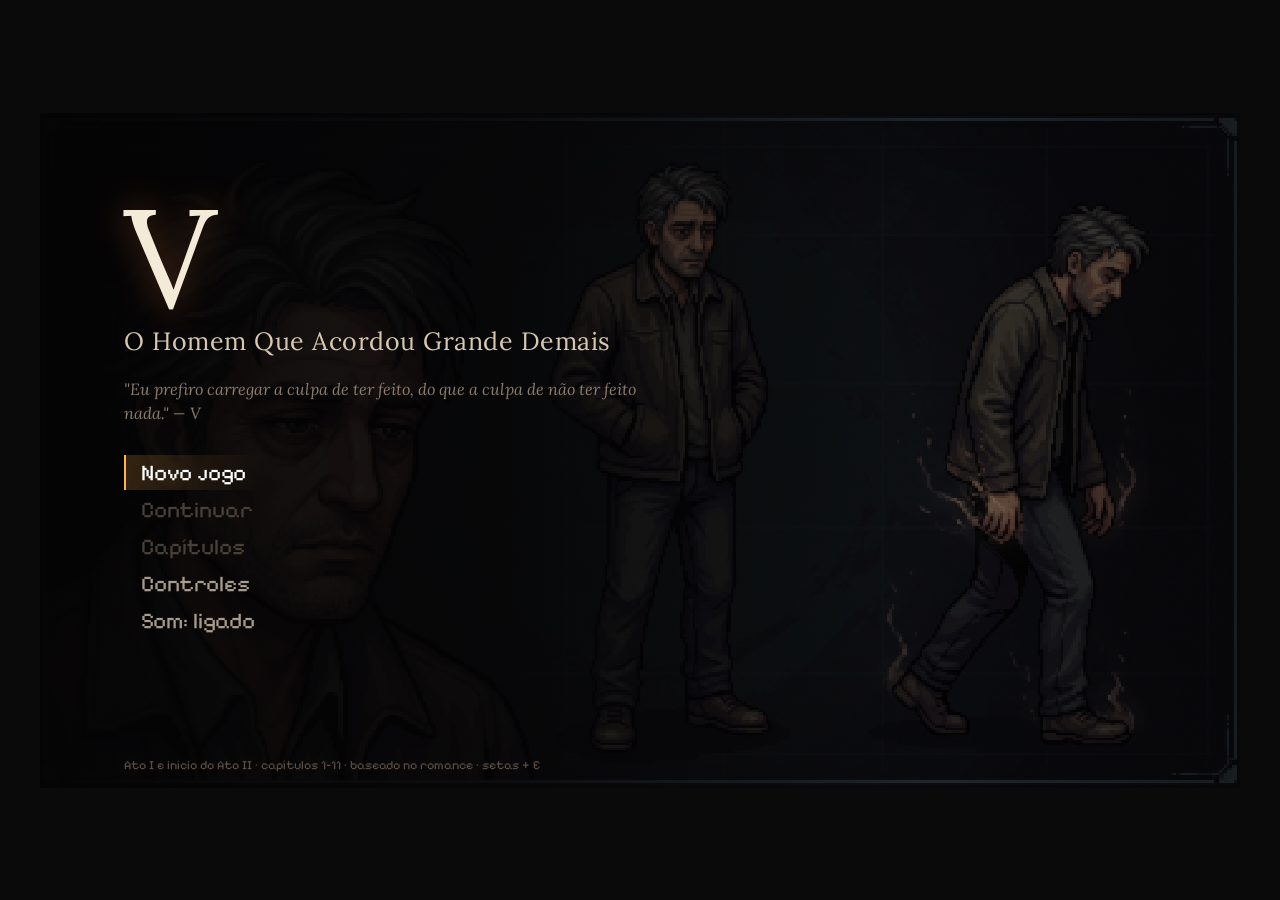
<file: index.html>
<!doctype html>
<html lang="pt-BR">
<head>
<meta charset="utf-8">
<meta name="viewport" content="width=device-width, initial-scale=1, maximum-scale=1, user-scalable=no, viewport-fit=cover">
<meta name="theme-color" content="#0b0a0a">
<title>V — O Homem Que Acordou Grande Demais</title>
<link rel="preconnect" href="https://fonts.googleapis.com">
<link rel="preconnect" href="https://fonts.gstatic.com" crossorigin>
<link href="https://fonts.googleapis.com/css2?family=Pixelify+Sans:wght@400;600;700&family=VT323&family=Lora:ital,wght@0,400;0,600;1,400&display=swap" rel="stylesheet">
<link rel="stylesheet" href="style.css">
</head>
<body>
<canvas id="game"></canvas>
<canvas id="labels"></canvas>
<div id="ui">
  <div id="hud">
    <div id="objective"></div>
    <div id="timelabel"></div>
    <div id="powers"></div>
    <div id="prompt"></div>
  </div>
  <div id="hint"></div>
  <div id="toast"></div>
  <div id="dialog">
    <img id="dlg-portrait" alt="">
    <div id="dlg-body">
      <div id="dlg-name"></div>
      <div id="dlg-text"></div>
      <div id="dlg-choices"></div>
    </div>
    <div id="dlg-next">▼</div>
  </div>
  <div id="narr"></div>
  <div id="card"></div>
  <div id="create"></div>
  <div id="journal"></div>
  <div id="pause"></div>
  <div id="caderno"></div>
  <div id="phone"></div>
  <div id="title"></div>
  <div id="touch"></div>
</div>
<noscript><p style="color:#fff;font-family:sans-serif;padding:20px">Este jogo precisa de JavaScript.</p></noscript>
<script src="js/core.js"></script>
<script src="js/art.js"></script>
<script src="js/vsheet.js"></script>
<script src="js/world.js"></script>
<script src="js/powers.js"></script>
<script src="js/ui.js"></script>
<script src="js/maps.js"></script>
<script src="js/decor.js"></script>
<script src="js/story.js"></script>
<script src="js/chapters1.js"></script>
<script src="js/chapters2.js"></script>
<script src="js/chapters3.js"></script>
<script src="js/minigames.js"></script>
<script src="js/main.js"></script>
</body>
</html>
</file>
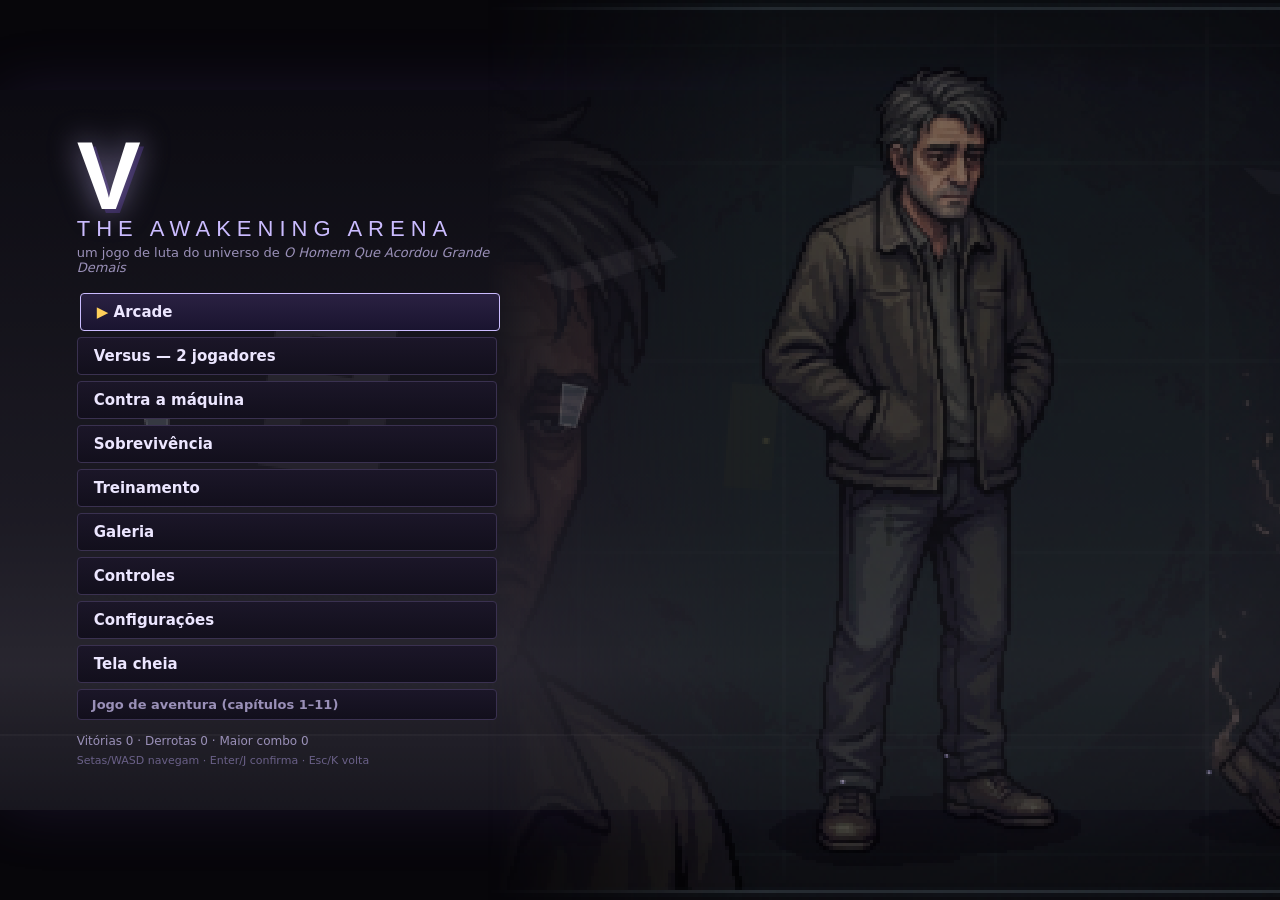
<file: arena/index.html>
<!doctype html>
<html lang="pt-BR">
<head>
<meta charset="utf-8">
<meta name="viewport" content="width=device-width, initial-scale=1, maximum-scale=1, user-scalable=no, viewport-fit=cover">
<meta name="theme-color" content="#07060a">
<title>V — The Awakening Arena</title>
<link rel="stylesheet" href="css/arena.css">
</head>
<body>
<div id="stage-wrap">
  <canvas id="game" width="640" height="360"></canvas>
  <div id="touch"></div>
</div>
<div id="screens"></div>
<div id="boot-error" hidden></div>
<noscript><p style="color:#fff;font-family:sans-serif;padding:20px">Este jogo precisa de JavaScript.</p></noscript>

<!-- núcleo -->
<script src="js/core/util.js"></script>
<script src="js/core/save.js"></script>
<script src="js/core/input.js"></script>
<script src="js/core/audio.js"></script>
<!-- render -->
<script src="js/render/rig.js"></script>
<script src="js/render/poses.js"></script>
<script src="js/render/effects.js"></script>
<!-- motor de combate -->
<script src="js/engine/fighter.js"></script>
<script src="js/engine/combat.js"></script>
<script src="js/engine/match.js"></script>
<script src="js/engine/ai.js"></script>
<!-- dados: personagens e cenários (um arquivo por personagem) -->
<script src="js/data/moves_common.js"></script>
<script src="js/data/characters/v.js"></script>
<script src="js/data/characters/rayan.js"></script>
<script src="js/data/characters/trigg.js"></script>
<script src="js/data/characters/kolt.js"></script>
<script src="js/data/stages.js"></script>
<script src="js/data/lore.js"></script>
<!-- interface e modos -->
<script src="js/ui/hud.js"></script>
<script src="js/ui/touch.js"></script>
<script src="js/ui/screens.js"></script>
<script src="js/ui/menus.js"></script>
<script src="js/modes.js"></script>
<script src="js/main.js"></script>
</body>
</html>
</file>
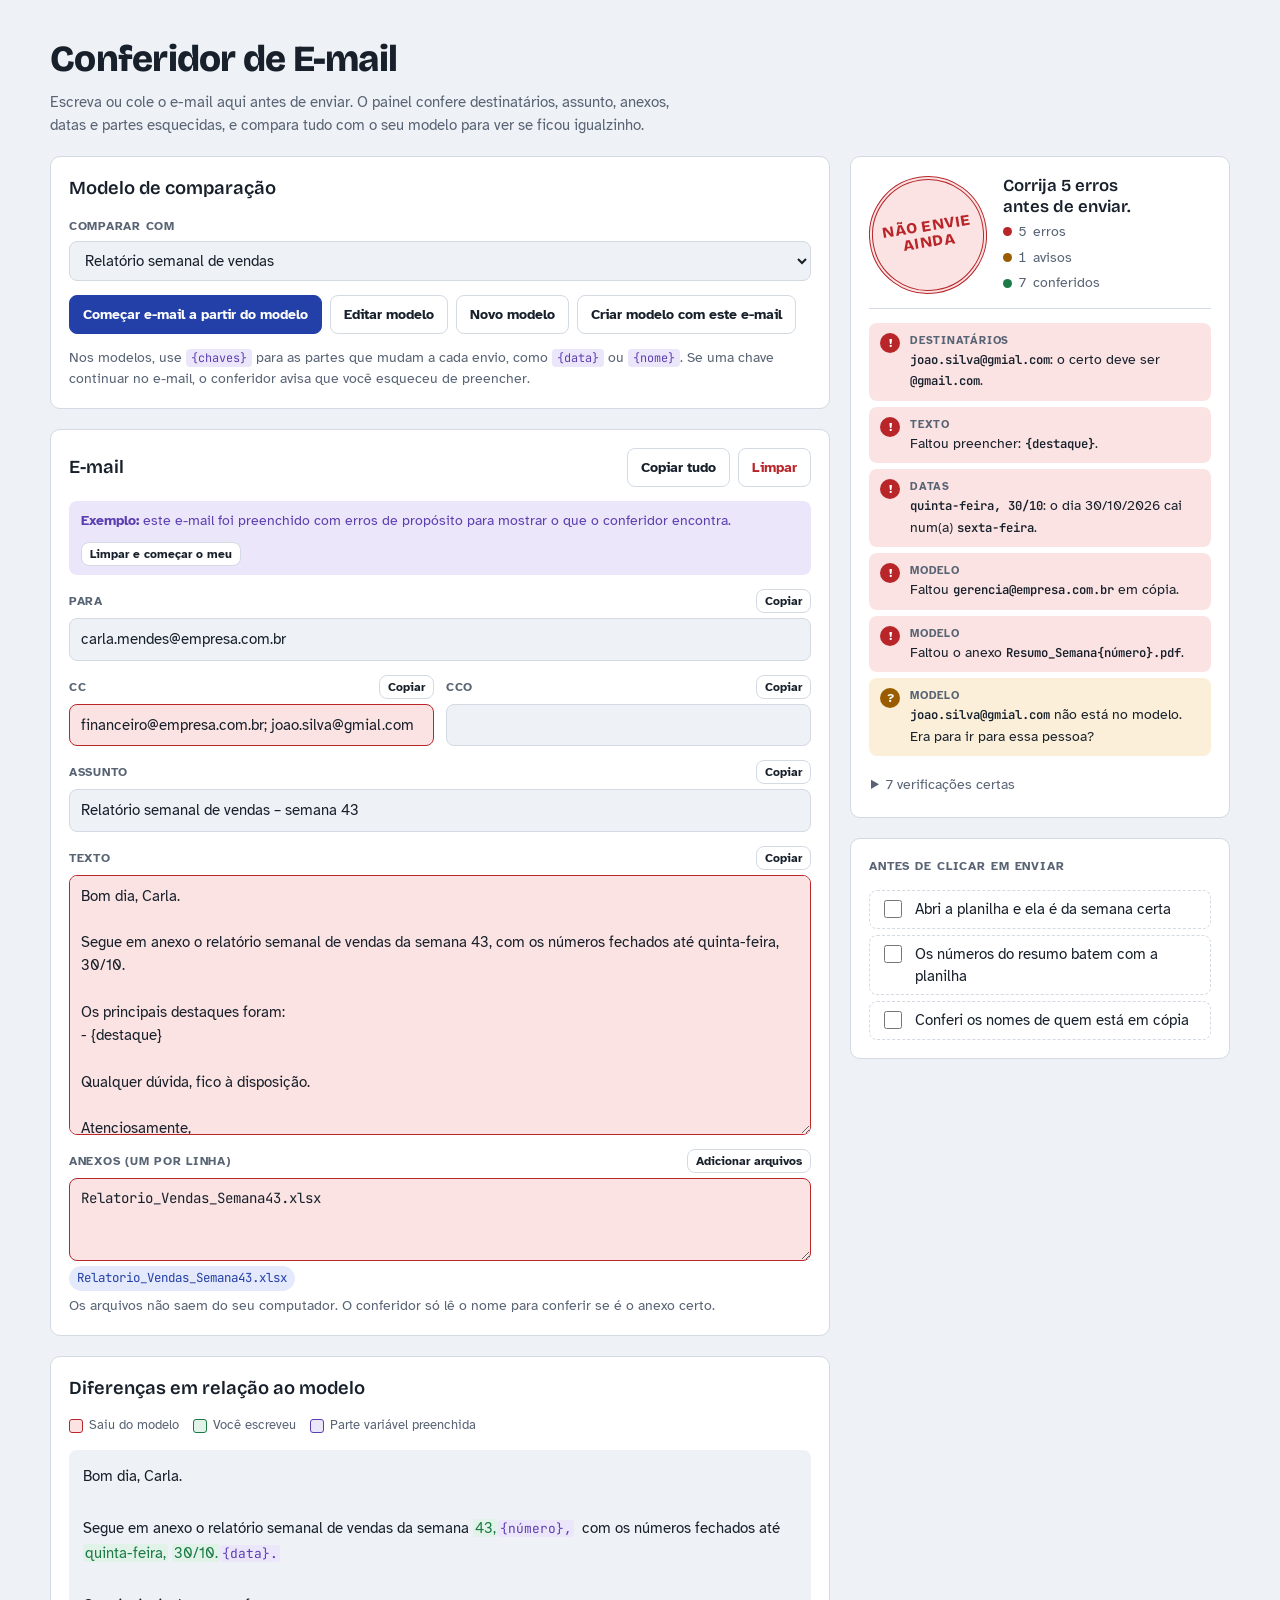
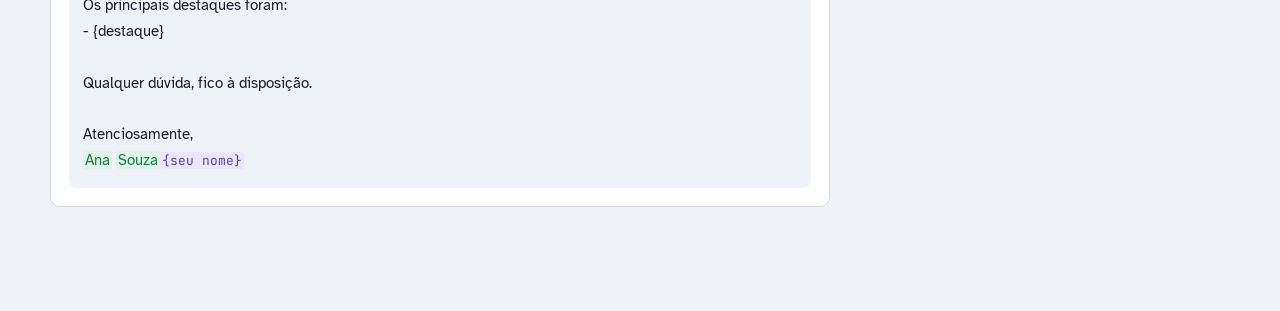
<file: conferidor-email/index.html>
<!doctype html>
<html lang="pt-BR">
<head>
<meta charset="utf-8">
<meta name="viewport" content="width=device-width, initial-scale=1, viewport-fit=cover">
<title>Conferidor de E-mail</title>
<meta name="claude:viewport-fit-sides" content="cover">
<link rel="preconnect" href="https://fonts.googleapis.com">
<link rel="stylesheet" href="https://fonts.googleapis.com/css2?family=Atkinson+Hyperlegible:wght@400;700&family=Bricolage+Grotesque:opsz,wght@12..96,600;12..96,800&family=JetBrains+Mono:wght@400;600&display=swap">
<style>
/* Layout: mesa de trabalho em duas colunas — e-mail à esquerda, painel de conferência fixo à direita; no celular empilha e ganha uma barra de status no rodapé. */
:root {
  --bg: #eef1f5;
  --surface: #ffffff;
  --ink: #17202b;
  --muted: #586374;
  --line: #d3dae3;
  --accent: #2340a8;       /* azul de caneta */
  --accent-soft: #e4e9fb;
  --ok: #1b7a45;   --ok-soft: #e1f3e8;
  --warn: #9a5c00; --warn-soft: #fbefd9;
  --err: #b8262a;  --err-soft: #fbe3e3;
  --var: #5b3fb0;  --var-soft: #ece6fb;
  --font-display: "Bricolage Grotesque", "Segoe UI", system-ui, sans-serif;
  --font-body: "Atkinson Hyperlegible", "Segoe UI", system-ui, sans-serif;
  --font-mono: "JetBrains Mono", ui-monospace, Consolas, monospace;
  --r: 10px;
}
@media (prefers-color-scheme: dark) {
  :root:not([data-theme="light"]) {
    --bg: #11151b; --surface: #1a2029; --ink: #e5e9ef; --muted: #9aa5b4; --line: #2d3541;
    --accent: #93a8ff; --accent-soft: #232c4a;
    --ok: #55c785; --ok-soft: #173225; --warn: #f0aa48; --warn-soft: #3a2b12;
    --err: #ff7a76; --err-soft: #3d1c1d; --var: #c1aefc; --var-soft: #2b2446;
    color-scheme: dark;
  }
}
:root[data-theme="dark"] {
  --bg: #11151b; --surface: #1a2029; --ink: #e5e9ef; --muted: #9aa5b4; --line: #2d3541;
  --accent: #93a8ff; --accent-soft: #232c4a;
  --ok: #55c785; --ok-soft: #173225; --warn: #f0aa48; --warn-soft: #3a2b12;
  --err: #ff7a76; --err-soft: #3d1c1d; --var: #c1aefc; --var-soft: #2b2446;
  color-scheme: dark;
}
* { box-sizing: border-box; }
[hidden] { display: none !important; }
body {
  background: var(--bg); color: var(--ink);
  font-family: var(--font-body); font-size: 15px; line-height: 1.5;
  padding-left: max(16px, env(safe-area-inset-left, 0px));
  padding-right: max(16px, env(safe-area-inset-right, 0px));
  padding-block: 24px 96px;
}
.wrap { max-width: 1180px; margin: 0 auto; display: flex; flex-direction: column; gap: 20px; }
header h1 {
  font-family: var(--font-display); font-weight: 800; font-size: clamp(1.7rem, 4vw, 2.3rem);
  letter-spacing: -0.02em; margin: 0; text-wrap: balance;
}
header p { margin: 4px 0 0; color: var(--muted); max-width: 62ch; }
.grid { display: grid; grid-template-columns: minmax(0, 1fr) 380px; gap: 20px; align-items: start; }
@media (max-width: 900px) { .grid { grid-template-columns: minmax(0, 1fr); } }
.col { display: flex; flex-direction: column; gap: 20px; min-width: 0; }

.card { background: var(--surface); border: 1px solid var(--line); border-radius: var(--r); padding: 18px; display: flex; flex-direction: column; gap: 14px; min-width: 0; }
.card h2 { font-family: var(--font-display); font-weight: 600; font-size: 1.15rem; margin: 0; }
.card-head { display: flex; justify-content: space-between; align-items: center; gap: 10px; flex-wrap: wrap; }
.hint { color: var(--muted); font-size: 0.87rem; margin: 0; }
.hint code, .mono { font-family: var(--font-mono); font-size: 0.85em; }
.hint code { background: var(--var-soft); color: var(--var); padding: 1px 5px; border-radius: 4px; }

.field { display: flex; flex-direction: column; gap: 5px; min-width: 0; }
.field-top { display: flex; justify-content: space-between; align-items: baseline; gap: 8px; }
label { font-size: 0.78rem; font-weight: 700; letter-spacing: 0.06em; text-transform: uppercase; color: var(--muted); }
input[type="text"], textarea, select {
  width: 100%; font: inherit; color: var(--ink); background: var(--bg);
  border: 1px solid var(--line); border-radius: 8px; padding: 9px 11px;
}
textarea { resize: vertical; }
#corpo, #m-corpo { min-height: 260px; line-height: 1.55; }
.addr { font-family: var(--font-mono); font-size: 0.88rem; }
input:focus, textarea:focus, select:focus { outline: 2px solid var(--accent); outline-offset: 1px; border-color: transparent; }
.field.has-err input, .field.has-err textarea { border-color: var(--err); background: var(--err-soft); }
.field.has-warn input, .field.has-warn textarea { border-color: var(--warn); }
.row2 { display: grid; grid-template-columns: 1fr 1fr; gap: 12px; }
@media (max-width: 560px) { .row2 { grid-template-columns: 1fr; } }

.btns { display: flex; flex-wrap: wrap; gap: 8px; }
button {
  font: inherit; font-weight: 700; font-size: 0.9rem; cursor: pointer;
  border-radius: 8px; padding: 8px 13px; border: 1px solid var(--line);
  background: var(--surface); color: var(--ink);
}
button:hover { border-color: var(--accent); color: var(--accent); }
button:focus-visible { outline: 2px solid var(--accent); outline-offset: 2px; }
button.primary { background: var(--accent); border-color: var(--accent); color: var(--surface); }
button.primary:hover { filter: brightness(1.1); color: var(--surface); }
button.danger { color: var(--err); }
button.danger.armed { background: var(--err); border-color: var(--err); color: var(--surface); }
button.mini { padding: 2px 8px; font-size: 0.75rem; font-weight: 700; }
.file-btn { position: relative; overflow: hidden; }
.file-btn input { position: absolute; inset: 0; opacity: 0; cursor: pointer; }

.chips { display: flex; flex-wrap: wrap; gap: 6px; }
.chip { font-family: var(--font-mono); font-size: 0.78rem; padding: 3px 8px; border-radius: 99px; background: var(--accent-soft); color: var(--accent); }

.example {
  display: flex; gap: 10px; align-items: center; flex-wrap: wrap;
  background: var(--var-soft); color: var(--var); border-radius: 8px; padding: 9px 12px; font-size: 0.9rem;
}
.example strong { font-weight: 700; }

/* Painel */
.panel { position: sticky; top: calc(env(safe-area-inset-top, 0px) + 16px); }
@media (max-width: 900px) { .panel { position: static; } }
.verdict { display: flex; gap: 16px; align-items: center; }
.stamp {
  flex: none; width: 118px; height: 118px; border-radius: 50%;
  border: 4px double currentColor; display: grid; place-items: center; text-align: center;
  font-family: var(--font-display); font-weight: 800; font-size: 0.95rem; line-height: 1.05;
  letter-spacing: 0.04em; text-transform: uppercase; transform: rotate(-9deg); padding: 10px;
}
.stamp.s-ok { color: var(--ok); background: var(--ok-soft); }
.stamp.s-warn { color: var(--warn); background: var(--warn-soft); }
.stamp.s-err { color: var(--err); background: var(--err-soft); }
.stamp.pop { animation: pop .35s ease-out; }
@keyframes pop { from { transform: rotate(-9deg) scale(1.25); opacity: .4; } to { transform: rotate(-9deg) scale(1); opacity: 1; } }
@media (prefers-reduced-motion: reduce) { .stamp.pop { animation: none; } }
.counts { display: flex; flex-direction: column; gap: 4px; font-variant-numeric: tabular-nums; }
.counts .big { font-family: var(--font-display); font-weight: 600; font-size: 1.05rem; line-height: 1.25; text-wrap: balance; }
.counts span.n { display: inline-flex; gap: 6px; align-items: center; font-size: 0.9rem; color: var(--muted); }
.dot { width: 9px; height: 9px; border-radius: 50%; display: inline-block; }
.dot.err { background: var(--err); } .dot.warn { background: var(--warn); } .dot.ok { background: var(--ok); }

.checks { list-style: none; margin: 0; padding: 0; display: flex; flex-direction: column; gap: 6px; }
.check {
  display: grid; grid-template-columns: 22px minmax(0, 1fr); gap: 8px; align-items: start;
  padding: 8px 10px; border-radius: 8px; font-size: 0.9rem; cursor: pointer; border: 1px solid transparent;
}
.check:hover { border-color: var(--line); }
.check .ic { width: 20px; height: 20px; border-radius: 50%; display: grid; place-items: center; font-weight: 800; font-size: 0.75rem; color: var(--surface); margin-top: 1px; }
.check.erro { background: var(--err-soft); } .check.erro .ic { background: var(--err); }
.check.aviso { background: var(--warn-soft); } .check.aviso .ic { background: var(--warn); }
.check.ok .ic { background: var(--ok); }
.check.ok { padding-block: 4px; color: var(--muted); }
.check .grp { display: block; font-size: 0.7rem; font-weight: 700; letter-spacing: 0.07em; text-transform: uppercase; color: var(--muted); }
.check .msg { min-width: 0; overflow-wrap: anywhere; }
.check .msg b { font-family: var(--font-mono); font-weight: 600; font-size: 0.85em; }
details.oks summary { cursor: pointer; color: var(--muted); font-size: 0.88rem; padding: 4px 2px; }
details.oks[open] summary { margin-bottom: 6px; }

.manual { display: flex; flex-direction: column; gap: 6px; }
.manual label.item {
  display: flex; gap: 10px; align-items: flex-start; text-transform: none; letter-spacing: 0;
  font-size: 0.92rem; font-weight: 400; color: var(--ink); cursor: pointer;
  padding: 7px 10px; border: 1px dashed var(--line); border-radius: 8px;
}
.manual input { width: 18px; height: 18px; margin-top: 2px; accent-color: var(--ok); flex: none; }
.manual label.item.done { border-style: solid; color: var(--muted); text-decoration: line-through; }
.sep { height: 1px; background: var(--line); }
h3 { font-size: 0.78rem; font-weight: 700; letter-spacing: 0.07em; text-transform: uppercase; color: var(--muted); margin: 0; }

/* Diferenças */
.diff {
  white-space: pre-wrap; overflow-wrap: anywhere; font-size: 0.95rem; line-height: 1.7;
  background: var(--bg); border-radius: 8px; padding: 14px; max-height: 480px; overflow: auto;
}
.diff del { background: var(--err-soft); color: var(--err); text-decoration: line-through; border-radius: 3px; padding: 0 2px; }
.diff ins { background: var(--ok-soft); color: var(--ok); text-decoration: none; border-radius: 3px; padding: 0 2px; }
.diff del.var { background: var(--var-soft); color: var(--var); text-decoration: none; font-family: var(--font-mono); font-size: 0.85em; }
.legend { display: flex; gap: 14px; flex-wrap: wrap; font-size: 0.82rem; color: var(--muted); }
.legend span { display: inline-flex; gap: 6px; align-items: center; }
.sw { width: 14px; height: 14px; border-radius: 3px; display: inline-block; }

.editor { border: 2px solid var(--accent); }
.empty { color: var(--muted); font-size: 0.9rem; }

/* Barra do celular */
.bar {
  display: none; position: fixed; left: 0; right: 0; bottom: 0; z-index: 20;
  padding: 10px max(16px, env(safe-area-inset-right, 0px)) calc(10px + env(safe-area-inset-bottom, 0px)) max(16px, env(safe-area-inset-left, 0px));
  background: var(--surface); border-top: 1px solid var(--line);
  align-items: center; justify-content: space-between; gap: 10px; font-weight: 700;
}
.bar .pill { padding: 4px 10px; border-radius: 99px; font-size: 0.82rem; }
.pill.s-ok { background: var(--ok-soft); color: var(--ok); }
.pill.s-warn { background: var(--warn-soft); color: var(--warn); }
.pill.s-err { background: var(--err-soft); color: var(--err); }
@media (max-width: 900px) { .bar { display: flex; } }

.toast {
  position: fixed; left: 50%; bottom: calc(76px + env(safe-area-inset-bottom, 0px)); transform: translateX(-50%);
  background: var(--ink); color: var(--bg); padding: 9px 16px; border-radius: 8px; font-weight: 700; font-size: 0.9rem; z-index: 30;
}
</style>
</head>
<body>

<div class="wrap">
  <header>
    <h1>Conferidor de E-mail</h1>
    <p>Escreva ou cole o e-mail aqui antes de enviar. O painel confere destinatários, assunto, anexos, datas e partes esquecidas, e compara tudo com o seu modelo para ver se ficou igualzinho.</p>
  </header>

  <div class="grid">
    <div class="col">

      <section class="card" aria-labelledby="t-modelo">
        <div class="card-head">
          <h2 id="t-modelo">Modelo de comparação</h2>
        </div>
        <div class="field">
          <label for="modelo">Comparar com</label>
          <select id="modelo"></select>
        </div>
        <div class="btns">
          <button id="b-preencher" class="primary" type="button">Começar e-mail a partir do modelo</button>
          <button id="b-editar" type="button">Editar modelo</button>
          <button id="b-novo" type="button">Novo modelo</button>
          <button id="b-salvar-atual" type="button">Criar modelo com este e-mail</button>
        </div>
        <p class="hint">Nos modelos, use <code>{chaves}</code> para as partes que mudam a cada envio, como <code>{data}</code> ou <code>{nome}</code>. Se uma chave continuar no e-mail, o conferidor avisa que você esqueceu de preencher.</p>
      </section>

      <section class="card editor" id="editor" hidden aria-labelledby="t-editor">
        <div class="card-head">
          <h2 id="t-editor">Editando modelo</h2>
          <button id="m-fechar" type="button" class="mini">Fechar</button>
        </div>
        <div class="field"><label for="m-nome">Nome do modelo</label><input type="text" id="m-nome"></div>
        <div class="row2">
          <div class="field"><label for="m-para">Para (sempre)</label><input type="text" id="m-para" class="addr"></div>
          <div class="field"><label for="m-cc">Cc (sempre)</label><input type="text" id="m-cc" class="addr"></div>
        </div>
        <div class="field"><label for="m-assunto">Assunto</label><input type="text" id="m-assunto"></div>
        <div class="field"><label for="m-corpo">Texto</label><textarea id="m-corpo"></textarea></div>
        <div class="field"><label for="m-anexos">Anexos esperados (um por linha)</label><textarea id="m-anexos" rows="3" class="addr"></textarea></div>
        <div class="field"><label for="m-checklist">O que conferir na mão antes de enviar (um por linha)</label><textarea id="m-checklist" rows="4"></textarea></div>
        <div class="btns">
          <button id="m-salvar" class="primary" type="button">Salvar modelo</button>
          <button id="m-excluir" class="danger" type="button">Excluir modelo</button>
        </div>
      </section>

      <section class="card" aria-labelledby="t-email">
        <div class="card-head">
          <h2 id="t-email">E-mail</h2>
          <div class="btns">
            <button id="b-copiar" type="button">Copiar tudo</button>
            <button id="b-limpar" class="danger" type="button">Limpar</button>
          </div>
        </div>
        <div class="example" id="aviso-exemplo" hidden>
          <span><strong>Exemplo:</strong> este e-mail foi preenchido com erros de propósito para mostrar o que o conferidor encontra.</span>
          <button id="b-limpar2" type="button" class="mini">Limpar e começar o meu</button>
        </div>
        <div class="field" data-f="para">
          <div class="field-top"><label for="para">Para</label><button class="mini" type="button" data-copy="para">Copiar</button></div>
          <input type="text" id="para" class="addr" placeholder="nome@empresa.com.br; outro@empresa.com.br" autocomplete="off" spellcheck="false">
        </div>
        <div class="row2">
          <div class="field" data-f="cc">
            <div class="field-top"><label for="cc">Cc</label><button class="mini" type="button" data-copy="cc">Copiar</button></div>
            <input type="text" id="cc" class="addr" autocomplete="off" spellcheck="false">
          </div>
          <div class="field" data-f="cco">
            <div class="field-top"><label for="cco">Cco</label><button class="mini" type="button" data-copy="cco">Copiar</button></div>
            <input type="text" id="cco" class="addr" autocomplete="off" spellcheck="false">
          </div>
        </div>
        <div class="field" data-f="assunto">
          <div class="field-top"><label for="assunto">Assunto</label><button class="mini" type="button" data-copy="assunto">Copiar</button></div>
          <input type="text" id="assunto">
        </div>
        <div class="field" data-f="corpo">
          <div class="field-top"><label for="corpo">Texto</label><button class="mini" type="button" data-copy="corpo">Copiar</button></div>
          <textarea id="corpo"></textarea>
        </div>
        <div class="field" data-f="anexos">
          <div class="field-top"><label for="anexos">Anexos (um por linha)</label>
            <span class="btn file-btn"><button type="button" class="mini" tabindex="-1">Adicionar arquivos</button><input type="file" id="arquivos" multiple aria-label="Adicionar arquivos aos anexos"></span>
          </div>
          <textarea id="anexos" rows="3" class="addr" placeholder="Relatorio.xlsx" spellcheck="false"></textarea>
          <div class="chips" id="chips"></div>
          <p class="hint">Os arquivos não saem do seu computador. O conferidor só lê o nome para conferir se é o anexo certo.</p>
        </div>
      </section>

      <section class="card" aria-labelledby="t-diff">
        <div class="card-head"><h2 id="t-diff">Diferenças em relação ao modelo</h2></div>
        <div class="legend">
          <span><i class="sw" style="background:var(--err-soft);border:1px solid var(--err)"></i>Saiu do modelo</span>
          <span><i class="sw" style="background:var(--ok-soft);border:1px solid var(--ok)"></i>Você escreveu</span>
          <span><i class="sw" style="background:var(--var-soft);border:1px solid var(--var)"></i>Parte variável preenchida</span>
        </div>
        <div class="diff" id="diff"></div>
      </section>
    </div>

    <aside class="col panel" id="painel" aria-label="Conferência">
      <section class="card">
        <div class="verdict">
          <div class="stamp" id="stamp">…</div>
          <div class="counts">
            <span class="big" id="v-texto"></span>
            <span class="n"><i class="dot err"></i><span id="n-err">0</span> erros</span>
            <span class="n"><i class="dot warn"></i><span id="n-warn">0</span> avisos</span>
            <span class="n"><i class="dot ok"></i><span id="n-ok">0</span> conferidos</span>
          </div>
        </div>
        <div class="sep"></div>
        <ul class="checks" id="problemas"></ul>
        <details class="oks" id="oks-wrap"><summary id="oks-sum"></summary><ul class="checks" id="oks"></ul></details>
      </section>
      <section class="card">
        <h3>Antes de clicar em enviar</h3>
        <div class="manual" id="manual"></div>
      </section>
    </aside>
  </div>
</div>

<div class="bar" id="bar"><span>Conferência</span><button type="button" id="bar-btn" class="pill"></button></div>
<div class="toast" id="toast" hidden></div>

<script>
(function () {
  const $ = (id) => document.getElementById(id);
  const store = {
    get(k, d) { try { const v = localStorage.getItem(k); return v ? JSON.parse(v) : d; } catch (e) { return d; } },
    set(k, v) { try { localStorage.setItem(k, JSON.stringify(v)); } catch (e) {} }
  };
  const esc = (s) => String(s).replace(/[&<>"]/g, (c) => ({ "&": "&amp;", "<": "&lt;", ">": "&gt;", '"': "&quot;" }[c]));

  const MODELOS_PADRAO = [
    {
      id: "relatorio",
      nome: "Relatório semanal de vendas",
      para: "carla.mendes@empresa.com.br",
      cc: "gerencia@empresa.com.br; financeiro@empresa.com.br",
      assunto: "Relatório semanal de vendas – semana {número}",
      corpo: "Bom dia, Carla.\n\nSegue em anexo o relatório semanal de vendas da semana {número}, com os números fechados até {data}.\n\nOs principais destaques foram:\n- {destaque}\n\nQualquer dúvida, fico à disposição.\n\nAtenciosamente,\n{seu nome}",
      anexos: "Relatorio_Vendas_Semana{número}.xlsx\nResumo_Semana{número}.pdf",
      checklist: "Abri a planilha e ela é da semana certa\nOs números do resumo batem com a planilha\nConferi os nomes de quem está em cópia"
    },
    {
      id: "reuniao",
      nome: "Confirmação de reunião",
      para: "{cliente}",
      cc: "",
      assunto: "Confirmação de reunião – {data}",
      corpo: "Olá, {nome}.\n\nConfirmo nossa reunião na {dia da semana}, {data}, às {horário}, {local ou link}.\n\nSe precisar remarcar, é só me avisar.\n\nAbraço,\n{seu nome}",
      anexos: "",
      checklist: "O horário está certo no meu calendário\nO link da reunião abre"
    }
  ];
  const EXEMPLO = {
    modelo: "relatorio",
    para: "carla.mendes@empresa.com.br",
    cc: "financeiro@empresa.com.br; joao.silva@gmial.com",
    cco: "",
    assunto: "Relatório semanal de vendas – semana 43",
    corpo: "Bom dia, Carla.\n\nSegue em anexo o relatório semanal de vendas da semana 43, com os números fechados até quinta-feira, 30/10.\n\nOs principais destaques foram:\n- {destaque}\n\nQualquer dúvida, fico à disposição.\n\nAtenciosamente,\nAna Souza",
    anexos: "Relatorio_Vendas_Semana43.xlsx",
    exemplo: true
  };
  const CHECKLIST_GERAL = "Li o e-mail inteiro uma última vez\nAbri os anexos e são os arquivos certos\nÉ a pessoa certa no Para";

  let modelos = store.get("ce.modelos", null) || MODELOS_PADRAO.slice();
  let rascunho = store.get("ce.rascunho", null) || EXEMPLO;
  let marcados = {};
  let editandoId = null;
  const CAMPOS = ["para", "cc", "cco", "assunto", "corpo", "anexos"];

  /* ---------- utilidades ---------- */
  function parseAddrs(str) {
    const out = [];
    String(str || "").split(/[,;\n]+/).forEach((parte) => {
      const p = parte.trim();
      if (!p) return;
      const m = p.match(/<([^>]*)>/);
      if (m) { out.push({ raw: p, email: m[1].trim() }); return; }
      p.split(/\s+/).forEach((t) => t && out.push({ raw: t, email: t }));
    });
    return out;
  }
  const EMAIL_RE = /^[^\s@<>(),;:"\[\]]+@[^\s@<>(),;:"\[\]]+\.[A-Za-z]{2,}$/;
  const DOMINIOS_ERRADOS = {
    "gmial.com": "gmail.com", "gmal.com": "gmail.com", "gmai.com": "gmail.com", "gamil.com": "gmail.com",
    "gnail.com": "gmail.com", "gmail.co": "gmail.com", "gmail.con": "gmail.com", "gmail.cm": "gmail.com",
    "hotmial.com": "hotmail.com", "hotmal.com": "hotmail.com", "hotmai.com": "hotmail.com", "hotmail.co": "hotmail.com",
    "hotmail.con": "hotmail.com", "outlok.com": "outlook.com", "outloo.com": "outlook.com", "outlook.con": "outlook.com",
    "yaho.com": "yahoo.com", "yahoo.com.b": "yahoo.com.br", "yahoo.con.br": "yahoo.com.br", "icloud.con": "icloud.com"
  };
  const FINAIS_ERRADOS = /\.(con|cmo|ocm|om|comm|vom|xom)(\.br)?$|\.com\.(bt|rb|b)$|\.br\.com$/i;
  const norm = (s) => String(s || "").trim().toLowerCase();
  const temChave = (s) => /\{[^}\n]*\}/.test(s);
  function padraoModelo(s) {
    const partes = String(s).trim().replace(/\s+/g, " ").split(/\{[^}\n]*\}/);
    const re = partes.map((p) => p.replace(/[.*+?^${}()|[\]\\]/g, "\\$&")).join("[\\s\\S]+?");
    return new RegExp("^" + re + "$", "i");
  }
  const casaModelo = (modelo, valor) => padraoModelo(modelo).test(String(valor).trim().replace(/\s+/g, " "));
  const linhas = (s) => String(s || "").split("\n").map((l) => l.trim()).filter(Boolean);
  const DIAS = ["domingo", "segunda", "terça", "quarta", "quinta", "sexta", "sábado"];
  const semAcento = (s) => s.normalize("NFD").replace(/[̀-ͯ]/g, "").toLowerCase();

  function modeloAtual() { return modelos.find((m) => m.id === $("modelo").value) || null; }
  function lerEmail() { const e = {}; CAMPOS.forEach((c) => (e[c] = $(c).value)); return e; }

  /* ---------- verificações ---------- */
  function conferir(e, mod) {
    const r = [];
    const add = (sev, grupo, msg, campo) => r.push({ sev, grupo, msg, campo });

    // Destinatários
    const lista = { para: parseAddrs(e.para), cc: parseAddrs(e.cc), cco: parseAddrs(e.cco) };
    const NOMES = { para: "Para", cc: "Cc", cco: "Cco" };
    if (!lista.para.length) add("erro", "Destinatários", "Ninguém no campo Para.", "para");
    else add("ok", "Destinatários", `${lista.para.length} pessoa(s) no Para.`, "para");
    let invalidos = 0, digitacao = 0;
    const vistos = {};
    Object.keys(lista).forEach((campo) => {
      lista[campo].forEach((a) => {
        const em = a.email;
        if (temChave(em)) { add("erro", "Destinatários", `Ficou a parte variável <b>${esc(em)}</b> no ${NOMES[campo]}. Troque pelo endereço de verdade.`, campo); invalidos++; return; }
        if (!EMAIL_RE.test(em) || /\.\./.test(em)) { add("erro", "Destinatários", `<b>${esc(em)}</b> no ${NOMES[campo]} não é um endereço válido.`, campo); invalidos++; return; }
        const dom = em.split("@")[1].toLowerCase();
        if (DOMINIOS_ERRADOS[dom]) { add("erro", "Destinatários", `<b>${esc(em)}</b>: o certo deve ser <b>@${DOMINIOS_ERRADOS[dom]}</b>.`, campo); digitacao++; }
        else if (FINAIS_ERRADOS.test(dom)) { add("aviso", "Destinatários", `<b>${esc(em)}</b>: o final <b>@${esc(dom)}</b> parece errado.`, campo); digitacao++; }
        const k = em.toLowerCase();
        if (vistos[k]) add("aviso", "Destinatários", `<b>${esc(em)}</b> aparece duas vezes (${vistos[k]} e ${NOMES[campo]}).`, campo);
        else vistos[k] = NOMES[campo];
      });
    });
    const total = lista.para.length + lista.cc.length + lista.cco.length;
    if (total && !invalidos && !digitacao) add("ok", "Destinatários", "Todos os endereços estão bem escritos.", "para");

    // Assunto
    const as = e.assunto.trim();
    if (!as) add("erro", "Assunto", "O assunto está vazio.", "assunto");
    else {
      if (temChave(as)) add("erro", "Assunto", `O assunto ainda tem <b>${esc(as.match(/\{[^}\n]*\}/)[0])}</b> para preencher.`, "assunto");
      if (as.length > 90) add("aviso", "Assunto", `Assunto longo (${as.length} letras). Pode aparecer cortado.`, "assunto");
      if (as.length > 8 && as === as.toUpperCase() && /[A-Z]/.test(as)) add("aviso", "Assunto", "Assunto todo em maiúsculas parece grito.", "assunto");
      if (!temChave(as)) add("ok", "Assunto", "Assunto preenchido.", "assunto");
    }

    // Texto
    const corpo = e.corpo;
    const lns = linhas(corpo);
    if (!lns.length) add("erro", "Texto", "O texto do e-mail está vazio.", "corpo");
    else {
      const chaves = corpo.match(/\{[^}\n]*\}/g);
      if (chaves) add("erro", "Texto", `Faltou preencher: ${[...new Set(chaves)].map((c) => `<b>${esc(c)}</b>`).join(", ")}.`, "corpo");
      const marcas = corpo.match(/\b(XXX+|xx\/xx(\/xx(xx)?)?|_{3,}|fulan[oa] de tal)\b|\[(inserir|nome|data|cliente|valor)[^\]\n]*\]|<(inserir|nome|data)[^>\n]*>/gi);
      if (marcas) add("erro", "Texto", `Tem marcação para preencher: ${[...new Set(marcas)].map((c) => `<b>${esc(c)}</b>`).join(", ")}.`, "corpo");
      if (!chaves && !marcas) add("ok", "Texto", "Nenhuma parte esquecida para preencher.", "corpo");

      const prim = semAcento(lns[0]);
      if (/^(ola|oi|bom dia|boa tarde|boa noite|prezad|car[oa]s?\b|sr|sra|senhor|ilustr|dear|hello|hi\b|a\/c|ao\b|a\b|aos\b|as\b|pessoal|time|equipe)/.test(prim)) add("ok", "Texto", "Tem cumprimento no início.", "corpo");
      else add("aviso", "Texto", "Não achei cumprimento no início (ex.: “Bom dia, Carla.”).", "corpo");

      const fim = semAcento(lns.slice(-5).join(" "));
      if (/(atenciosamente|att\b|abraco|abs\b|obrigad|cordialmente|grat[oa]|saudacoes|regards|ate mais|fico a disposicao|estou a disposicao)/.test(fim)) add("ok", "Texto", "Tem despedida no final.", "corpo");
      else add("aviso", "Texto", "Não achei despedida/assinatura no final (ex.: “Atenciosamente,”).", "corpo");

      const h = new Date().getHours();
      if (/^bom dia/.test(prim) && h >= 12) add("aviso", "Texto", `Você escreveu “Bom dia”, mas já são ${h}h.`, "corpo");
      if (/^boa tarde/.test(prim) && (h < 12 || h >= 18)) add("aviso", "Texto", `Você escreveu “Boa tarde”, mas agora são ${h}h.`, "corpo");
      if (/^boa noite/.test(prim) && h >= 5 && h < 18) add("aviso", "Texto", `Você escreveu “Boa noite”, mas agora são ${h}h.`, "corpo");

      const rep = corpo.match(/(^|[^\p{L}])(\p{L}+)\s+\2(?![\p{L}])/giu);
      if (rep) {
        const ps = [...new Set(rep.map((x) => x.trim().replace(/^[^\p{L}]+/u, "")))].filter((x) => { const w = x.split(/\s+/); return w[0].toLowerCase() === w[1].toLowerCase(); });
        if (ps.length) add("aviso", "Texto", `Palavra repetida: ${ps.map((p) => `<b>${esc(p)}</b>`).join(", ")}.`, "corpo");
      }
    }

    // Datas
    const txtData = e.assunto + "\n" + corpo;
    const ano = new Date().getFullYear();
    const reData = /(?:(domingo|segunda|ter[çc]a|quarta|quinta|sexta|s[áa]bado)(?:-feira)?,?\s*(?:dia\s+)?)?\b(\d{1,2})\/(\d{1,2})(?:\/(\d{2,4}))?\b(?:\s*\((domingo|segunda|ter[çc]a|quarta|quinta|sexta|s[áa]bado)(?:-feira)?\))?/gi;
    let m, datas = 0, datasRuins = 0;
    while ((m = reData.exec(txtData))) {
      const d = +m[2], mes = +m[3];
      let a = m[4] ? +m[4] : ano;
      if (a < 100) a += 2000;
      if (mes < 1 || mes > 12) continue;
      datas++;
      const dt = new Date(a, mes - 1, d);
      const txt = m[0].trim();
      if (dt.getMonth() !== mes - 1 || d < 1) { add("erro", "Datas", `A data <b>${esc(txt)}</b> não existe.`, "corpo"); datasRuins++; continue; }
      const escrito = m[1] || m[5];
      if (escrito) {
        const real = DIAS[dt.getDay()];
        if (semAcento(escrito) !== semAcento(real)) {
          add("erro", "Datas", `<b>${esc(txt)}</b>: o dia ${String(d).padStart(2, "0")}/${String(mes).padStart(2, "0")}/${a} cai num(a) <b>${real}${dt.getDay() > 0 && dt.getDay() < 6 ? "-feira" : ""}</b>.`, "corpo");
          datasRuins++;
        }
      }
    }
    if (datas && !datasRuins) add("ok", "Datas", `${datas} data(s) conferida(s).`, "corpo");

    // Anexos
    const anexos = linhas(e.anexos);
    const falaAnexo = /(em anexo|anexad[oa]s?|anexo|segue[m]? (o|a|os|as) (arquivo|planilha|documento|relat[óo]rio|contrato|comprovante|nota)|attached|attachment)/i.test(txtData);
    if (falaAnexo && !anexos.length) add("erro", "Anexos", "O texto fala de anexo, mas não tem nenhum arquivo anexado.", "anexos");
    else if (!falaAnexo && anexos.length) add("aviso", "Anexos", `Tem ${anexos.length} anexo(s), mas o texto não menciona.`, "anexos");
    else if (anexos.length) add("ok", "Anexos", `${anexos.length} anexo(s) e o texto menciona.`, "anexos");

    // Modelo
    if (mod) {
      const atuais = new Set([...lista.para, ...lista.cc, ...lista.cco].map((a) => a.email.toLowerCase()));
      const atuaisPara = new Set(lista.para.map((a) => a.email.toLowerCase()));
      const atuaisCc = new Set([...lista.cc, ...lista.cco].map((a) => a.email.toLowerCase()));
      const espPara = parseAddrs(mod.para).map((a) => a.email).filter((x) => !temChave(x));
      const espCc = parseAddrs(mod.cc).map((a) => a.email).filter((x) => !temChave(x));
      let faltam = 0;
      espPara.forEach((x) => {
        const k = x.toLowerCase();
        if (atuaisPara.has(k)) return;
        faltam++;
        if (atuais.has(k)) add("aviso", "Modelo", `<b>${esc(x)}</b> deveria estar no Para, mas está em cópia.`, "para");
        else add("erro", "Modelo", `Faltou <b>${esc(x)}</b> no Para.`, "para");
      });
      espCc.forEach((x) => {
        const k = x.toLowerCase();
        if (atuaisCc.has(k)) return;
        faltam++;
        if (atuais.has(k)) add("aviso", "Modelo", `<b>${esc(x)}</b> deveria estar em cópia, mas está no Para.`, "cc");
        else add("erro", "Modelo", `Faltou <b>${esc(x)}</b> em cópia.`, "cc");
      });
      const esperados = new Set([...espPara, ...espCc].map((x) => x.toLowerCase()));
      const temVariavel = temChave(mod.para) || temChave(mod.cc);
      if (!temVariavel) {
        [...lista.para, ...lista.cc, ...lista.cco].forEach((a) => {
          if (!esperados.has(a.email.toLowerCase()) && EMAIL_RE.test(a.email)) add("aviso", "Modelo", `<b>${esc(a.email)}</b> não está no modelo. Era para ir para essa pessoa?`, "cc");
        });
      }
      if (!faltam && (espPara.length || espCc.length)) add("ok", "Modelo", "Todos os destinatários do modelo estão no e-mail.", "para");

      if (mod.assunto.trim()) {
        if (casaModelo(mod.assunto, e.assunto)) add("ok", "Modelo", "Assunto igual ao modelo.", "assunto");
        else add("aviso", "Modelo", `Assunto diferente do modelo: <b>${esc(mod.assunto)}</b>`, "assunto");
      }

      linhas(mod.anexos).forEach((esp) => {
        const ok = anexos.some((a) => casaModelo(esp, a));
        if (!ok) add("erro", "Modelo", `Faltou o anexo <b>${esc(esp)}</b>.`, "anexos");
      });
      if (linhas(mod.anexos).length && linhas(mod.anexos).every((esp) => anexos.some((a) => casaModelo(esp, a)))) add("ok", "Modelo", "Todos os anexos do modelo estão aqui.", "anexos");

      if (mod.corpo.trim() && e.corpo.trim()) {
        const d = diffResumo(mod.corpo, e.corpo);
        if (d === null) add("aviso", "Modelo", "Texto grande demais para comparar com o modelo.", "corpo");
        else if (d.removidos) add("aviso", "Modelo", `${d.removidos} trecho(s) do modelo foram apagados ou mudados. Veja em “Diferenças”.`, "corpo");
        else add("ok", "Modelo", "O texto segue o modelo.", "corpo");
      }
    }
    return r;
  }

  /* ---------- diferenças palavra a palavra ---------- */
  const tokens = (s) => String(s).match(/(?:\{[^}\n]*\}|[^\s{])+|\s+|\{/g) || [];
  function lcsOps(a, b) {
    const A = a.filter((t) => !/^\s+$/.test(t)), B = b;
    const bw = B.map((t, i) => [t, i]).filter(([t]) => !/^\s+$/.test(t));
    const n = A.length, m = bw.length;
    if (n * m > 6e6) return null;
    const dp = Array.from({ length: n + 1 }, () => new Uint16Array(m + 1));
    for (let i = n - 1; i >= 0; i--) for (let j = m - 1; j >= 0; j--)
      dp[i][j] = A[i] === bw[j][0] ? dp[i + 1][j + 1] + 1 : Math.max(dp[i + 1][j], dp[i][j + 1]);
    const ops = []; let i = 0, j = 0;
    while (i < n || j < m) {
      if (i < n && j < m && A[i] === bw[j][0]) { ops.push({ t: "=", s: A[i], bi: bw[j][1] }); i++; j++; }
      else if (j < m && (i >= n || dp[i][j + 1] >= dp[i + 1][j])) { ops.push({ t: "+", s: bw[j][0], bi: bw[j][1] }); j++; }
      else { ops.push({ t: "-", s: A[i] }); i++; }
    }
    return { ops, B };
  }
  function diffResumo(modelo, atual) {
    const r = lcsOps(tokens(modelo), tokens(atual));
    if (!r) return null;
    let removidos = 0, emBloco = false;
    r.ops.forEach((o) => {
      if (o.t === "-" && !temChave(o.s)) { if (!emBloco) removidos++; emBloco = true; }
      else if (o.t === "=") emBloco = false;
    });
    return { removidos };
  }
  function renderDiff(mod, atual) {
    const box = $("diff");
    if (!mod) { box.innerHTML = '<span class="empty">Escolha um modelo para ver as diferenças.</span>'; return; }
    if (!mod.corpo.trim() || !atual.trim()) { box.innerHTML = '<span class="empty">O modelo ou o e-mail ainda não tem texto.</span>'; return; }
    const r = lcsOps(tokens(mod.corpo), tokens(atual));
    if (!r) { box.textContent = "Texto grande demais para comparar."; return; }
    let html = "", ultimoBi = -1;
    const espacoAte = (bi) => { let s = ""; for (let k = ultimoBi + 1; k < bi; k++) if (/^\s+$/.test(r.B[k])) s += r.B[k]; return s; };
    r.ops.forEach((o) => {
      if (o.t === "-") { html += `<del class="${temChave(o.s) ? "var" : ""}">${esc(o.s)}</del> `; return; }
      html += esc(espacoAte(o.bi));
      ultimoBi = o.bi;
      html += o.t === "+" ? `<ins>${esc(o.s)}</ins>` : esc(o.s);
    });
    box.innerHTML = html;
  }

  /* ---------- tela ---------- */
  let ultimoEstado = "";
  function render() {
    const e = lerEmail();
    const mod = modeloAtual();
    const res = conferir(e, mod);
    const erros = res.filter((x) => x.sev === "erro"), avisos = res.filter((x) => x.sev === "aviso"), oks = res.filter((x) => x.sev === "ok");

    const item = (x) => `<li class="check ${x.sev}" data-campo="${x.campo}" tabindex="0"><span class="ic">${x.sev === "ok" ? "✓" : x.sev === "erro" ? "!" : "?"}</span><span class="msg"><span class="grp">${x.grupo}</span>${x.msg}</span></li>`;
    $("problemas").innerHTML = [...erros, ...avisos].map(item).join("") || '<li class="empty">Nenhum problema encontrado.</li>';
    $("oks").innerHTML = oks.map(item).join("");
    $("oks-sum").textContent = `${oks.length} verificações certas`;
    $("oks-wrap").hidden = !oks.length;
    $("n-err").textContent = erros.length; $("n-warn").textContent = avisos.length; $("n-ok").textContent = oks.length;

    // destaque nos campos
    document.querySelectorAll(".field[data-f]").forEach((f) => {
      const c = f.dataset.f;
      f.classList.toggle("has-err", erros.some((x) => x.campo === c));
      f.classList.toggle("has-warn", !erros.some((x) => x.campo === c) && avisos.some((x) => x.campo === c));
    });

    // lista manual
    const itens = linhas(mod ? mod.checklist : CHECKLIST_GERAL);
    const chave = mod ? mod.id : "_geral";
    marcados[chave] = marcados[chave] || {};
    $("manual").innerHTML = itens.length
      ? itens.map((t, i) => `<label class="item ${marcados[chave][t] ? "done" : ""}"><input type="checkbox" id="mc-${i}" data-t="${esc(t)}" ${marcados[chave][t] ? "checked" : ""}><span>${esc(t)}</span></label>`).join("")
      : '<span class="empty">Este modelo não tem itens para conferir na mão.</span>';
    const pendentes = itens.filter((t) => !marcados[chave][t]).length;

    let est, carimbo, texto;
    if (erros.length) { est = "s-err"; carimbo = "Não envie ainda"; texto = `Corrija ${erros.length === 1 ? "1 erro" : erros.length + " erros"} antes de enviar.`; }
    else if (avisos.length || pendentes) {
      est = "s-warn"; carimbo = "Quase lá";
      const p = [];
      if (avisos.length) p.push(`veja ${avisos.length === 1 ? "1 aviso" : avisos.length + " avisos"}`);
      if (pendentes) p.push(`marque ${pendentes === 1 ? "1 item" : pendentes + " itens"} da lista`);
      texto = p.join(" e ").replace(/^./, (c) => c.toUpperCase()) + ".";
    } else { est = "s-ok"; carimbo = "Pode enviar"; texto = "Tudo conferido. Pode enviar."; }
    const st = $("stamp");
    if (ultimoEstado !== est) { st.classList.remove("pop"); void st.offsetWidth; st.classList.add("pop"); ultimoEstado = est; }
    st.className = "stamp " + est + (st.classList.contains("pop") ? " pop" : "");
    st.textContent = carimbo;
    $("v-texto").textContent = texto;
    const bb = $("bar-btn"); bb.className = "pill " + est; bb.textContent = `${carimbo} · ${erros.length} erros · ${avisos.length} avisos`;

    // anexos em chips
    $("chips").innerHTML = linhas(e.anexos).map((a) => `<span class="chip">${esc(a)}</span>`).join("");

    renderDiff(mod, e.corpo);
  }

  function popularModelos(sel) {
    $("modelo").innerHTML = '<option value="">Sem modelo (só conferência geral)</option>' + modelos.map((m) => `<option value="${esc(m.id)}">${esc(m.nome)}</option>`).join("");
    $("modelo").value = sel != null ? sel : "";
  }
  function salvarRascunho() { store.set("ce.rascunho", Object.assign(lerEmail(), { modelo: $("modelo").value })); }
  function carregarEmail(e) { CAMPOS.forEach((c) => ($(c).value = e[c] || "")); }
  function toast(msg) {
    const t = $("toast"); t.textContent = msg; t.hidden = false;
    clearTimeout(toast._t); toast._t = setTimeout(() => (t.hidden = true), 2200);
  }
  async function copiar(texto, rotulo) {
    try { await navigator.clipboard.writeText(texto); toast(`${rotulo} copiado`); }
    catch (err) {
      const ta = document.createElement("textarea"); ta.value = texto; document.body.appendChild(ta); ta.select();
      let ok = false; try { ok = document.execCommand("copy"); } catch (e2) {}
      ta.remove(); toast(ok ? `${rotulo} copiado` : "Não deu para copiar. Selecione o texto e use Ctrl+C.");
    }
  }
  function sairDoExemplo() { $("aviso-exemplo").hidden = true; }

  /* ---------- eventos ---------- */
  CAMPOS.forEach((c) => $(c).addEventListener("input", () => { sairDoExemplo(); salvarRascunho(); render(); }));
  $("modelo").addEventListener("change", () => { salvarRascunho(); fecharEditor(); render(); });

  $("arquivos").addEventListener("change", (ev) => {
    const nomes = [...ev.target.files].map((f) => f.name);
    const atual = linhas($("anexos").value);
    $("anexos").value = [...atual, ...nomes.filter((n) => !atual.includes(n))].join("\n");
    ev.target.value = "";
    sairDoExemplo(); salvarRascunho(); render();
  });

  $("b-preencher").addEventListener("click", () => {
    const m = modeloAtual();
    if (!m) { toast("Escolha um modelo primeiro"); return; }
    carregarEmail({ para: m.para, cc: m.cc, cco: "", assunto: m.assunto, corpo: m.corpo, anexos: "" });
    marcados[m.id] = {};
    sairDoExemplo(); salvarRascunho(); render();
    toast("E-mail começado a partir do modelo. Preencha as partes em {chaves}.");
    $("corpo").focus();
  });

  function abrirEditor(m) {
    editandoId = m ? m.id : null;
    $("t-editor").textContent = m && modelos.some((x) => x.id === m.id) ? "Editando modelo" : "Novo modelo";
    $("m-nome").value = m ? m.nome : "";
    ["para", "cc", "assunto", "corpo", "anexos", "checklist"].forEach((k) => ($("m-" + k).value = m ? m[k] || "" : ""));
    $("m-excluir").hidden = !(m && modelos.some((x) => x.id === m.id));
    $("m-excluir").classList.remove("armed"); $("m-excluir").textContent = "Excluir modelo";
    $("editor").hidden = false;
    $("editor").scrollIntoView({ behavior: "smooth", block: "start" });
    $("m-nome").focus();
  }
  function fecharEditor() { $("editor").hidden = true; editandoId = null; }
  $("b-editar").addEventListener("click", () => { const m = modeloAtual(); if (!m) { toast("Escolha um modelo para editar"); return; } abrirEditor(m); });
  $("b-novo").addEventListener("click", () => abrirEditor(null));
  $("b-salvar-atual").addEventListener("click", () => {
    const e = lerEmail();
    abrirEditor({ id: null, nome: e.assunto ? e.assunto.slice(0, 40) : "", para: e.para, cc: e.cc, assunto: e.assunto, corpo: e.corpo, anexos: e.anexos, checklist: CHECKLIST_GERAL });
    $("t-editor").textContent = "Novo modelo a partir deste e-mail";
    toast("Troque as partes que mudam por {chaves} e salve");
  });
  $("m-fechar").addEventListener("click", fecharEditor);
  $("m-salvar").addEventListener("click", () => {
    const nome = $("m-nome").value.trim();
    if (!nome) { toast("Dê um nome ao modelo"); $("m-nome").focus(); return; }
    const dados = { nome };
    ["para", "cc", "assunto", "corpo", "anexos", "checklist"].forEach((k) => (dados[k] = $("m-" + k).value));
    let id = editandoId;
    if (id && modelos.some((m) => m.id === id)) modelos = modelos.map((m) => (m.id === id ? Object.assign({ id }, dados) : m));
    else { id = "m" + Date.now().toString(36); modelos.push(Object.assign({ id }, dados)); }
    store.set("ce.modelos", modelos);
    popularModelos(id); fecharEditor(); salvarRascunho(); render();
    toast("Modelo salvo");
  });
  $("m-excluir").addEventListener("click", () => {
    const b = $("m-excluir");
    if (!b.classList.contains("armed")) { b.classList.add("armed"); b.textContent = "Clique de novo para excluir"; setTimeout(() => { b.classList.remove("armed"); b.textContent = "Excluir modelo"; }, 4000); return; }
    modelos = modelos.filter((m) => m.id !== editandoId);
    store.set("ce.modelos", modelos);
    popularModelos(""); fecharEditor(); salvarRascunho(); render();
    toast("Modelo excluído");
  });

  function limpar() {
    carregarEmail({}); sairDoExemplo(); salvarRascunho();
    const m = modeloAtual(); if (m) marcados[m.id] = {}; marcados._geral = {};
    render(); $("para").focus();
  }
  $("b-limpar").addEventListener("click", limpar);
  $("b-limpar2").addEventListener("click", limpar);

  document.querySelectorAll("[data-copy]").forEach((b) => b.addEventListener("click", () => {
    const c = b.dataset.copy; copiar($(c).value, b.closest(".field").querySelector("label").textContent);
  }));
  $("b-copiar").addEventListener("click", () => {
    const e = lerEmail();
    const t = [`Para: ${e.para}`];
    if (e.cc.trim()) t.push(`Cc: ${e.cc}`);
    if (e.cco.trim()) t.push(`Cco: ${e.cco}`);
    t.push(`Assunto: ${e.assunto}`, "", e.corpo);
    if (linhas(e.anexos).length) t.push("", "Anexos: " + linhas(e.anexos).join(", "));
    copiar(t.join("\n"), "E-mail");
  });

  function irPara(campo) { const el = $(campo); if (el) { el.scrollIntoView({ behavior: "smooth", block: "center" }); el.focus({ preventScroll: true }); } }
  $("painel").addEventListener("click", (ev) => { const li = ev.target.closest(".check"); if (li) irPara(li.dataset.campo); });
  $("painel").addEventListener("keydown", (ev) => { const li = ev.target.closest(".check"); if (li && (ev.key === "Enter" || ev.key === " ")) { ev.preventDefault(); irPara(li.dataset.campo); } });
  $("manual").addEventListener("change", (ev) => {
    const cb = ev.target; if (!cb.dataset.t) return;
    const m = modeloAtual(); const k = m ? m.id : "_geral";
    marcados[k][cb.dataset.t] = cb.checked; render();
  });
  $("bar-btn").addEventListener("click", () => $("painel").scrollIntoView({ behavior: "smooth", block: "start" }));

  /* ---------- início ---------- */
  popularModelos(modelos.some((m) => m.id === rascunho.modelo) ? rascunho.modelo : "");
  carregarEmail(rascunho);
  $("aviso-exemplo").hidden = !rascunho.exemplo;
  render();
})();
</script>
</body>
</html>
</file>
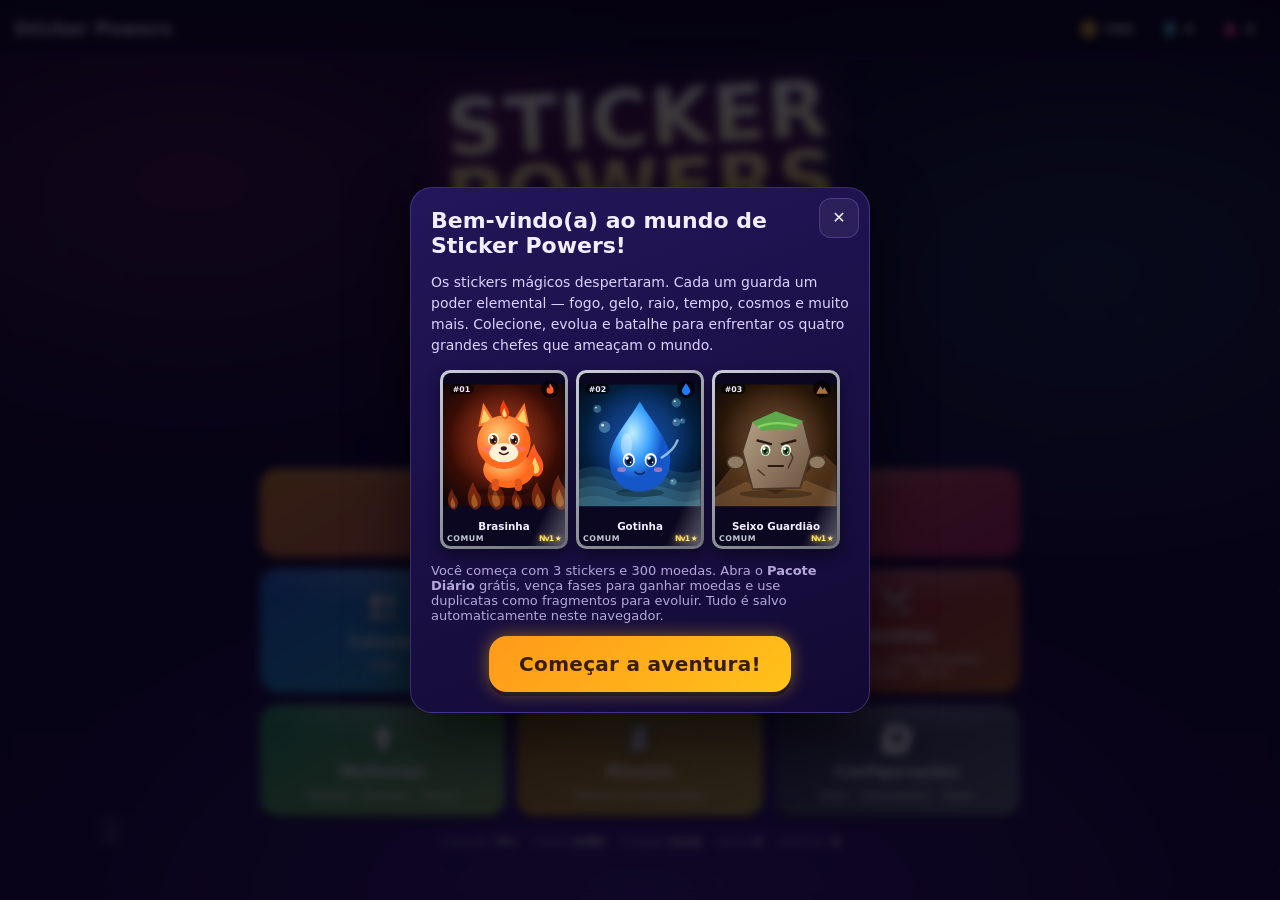
<file: sticker-powers/index.html>
<!doctype html>
<html lang="pt-BR">
<head>
  <meta charset="utf-8">
  <meta name="viewport" content="width=device-width, initial-scale=1, viewport-fit=cover">
  <meta name="theme-color" content="#07041a">
  <meta name="description" content="STICKER POWERS: O Despertar dos Poderes — colecione stickers mágicos, abra pacotes, evolua e batalhe.">
  <title>Sticker Powers: O Despertar dos Poderes</title>
  <link rel="icon" href="data:image/svg+xml,%3Csvg xmlns='http://www.w3.org/2000/svg' viewBox='0 0 24 24'%3E%3Cpath d='M12 1l2.6 7.4H22l-6 4.6 2.3 7.5L12 16l-6.3 4.5L8 13 2 8.4h7.4z' fill='%23ff4fb8'/%3E%3C/svg%3E">
  <link rel="stylesheet" href="css/style.css">
</head>
<body>
  <div class="bg-layer bg-nebula"></div>
  <div class="bg-layer bg-stars"></div>
  <div class="bg-layer bg-stars2"></div>
  <div id="app"></div>
  <canvas id="fx" aria-hidden="true"></canvas>
  <noscript><p style="color:#fff;padding:20px">Sticker Powers precisa de JavaScript ativado.</p></noscript>

  <script src="js/data.js"></script>
  <script src="js/core.js"></script>
  <script src="js/battle.js"></script>
  <script src="js/art.js"></script>
  <script src="js/art2.js"></script>
  <script src="js/art3.js"></script>
  <script src="js/art4.js"></script>
  <script src="js/audio.js"></script>
  <script src="js/fx.js"></script>
  <script src="js/ui.js"></script>
  <script src="js/ui-packs.js"></script>
  <script src="js/ui-battle.js"></script>
  <script src="js/ui-progress.js"></script>
  <script src="js/main.js"></script>
</body>
</html>
</file>
<file: style.css>
:root { --u: 2px; --amber: #ffb347; --ink: #16120f; --paper: #f2ead6; --bg: #0b0a0a; }
* { box-sizing: border-box; -webkit-tap-highlight-color: transparent; }
html, body { margin: 0; height: 100%; background: var(--bg); overflow: hidden; touch-action: none; user-select: none; -webkit-user-select: none; }
body { display: flex; align-items: center; justify-content: center; }
#game { image-rendering: pixelated; image-rendering: crisp-edges; display: block; }
#labels, #ui { position: fixed; pointer-events: none; }
#ui { font-family: 'Pixelify Sans', 'VT323', monospace; color: #f4ead8; overflow: hidden; }
#ui > * { pointer-events: none; }

/* ---------------- HUD */
#hud { position: absolute; inset: 0; display: none; }
#objective { position: absolute; left: calc(6 * var(--u)); top: calc(5 * var(--u)); max-width: 62%; font-size: calc(6.5 * var(--u)); line-height: 1.25; background: linear-gradient(90deg, rgba(12,10,16,.82), rgba(12,10,16,.45)); padding: calc(3 * var(--u)) calc(6 * var(--u)) calc(3 * var(--u)) calc(4 * var(--u)); border-left: calc(1.5 * var(--u)) solid var(--amber); text-shadow: 0 1px 0 #000; }
#objective:empty { display: none; }
#objective span { color: var(--amber); }
#objective.flash { animation: flash .9s ease-out; }
@keyframes flash { 0% { background: rgba(255,179,71,.55); transform: translateX(calc(-4 * var(--u))); } 100% { } }
#timelabel { position: absolute; right: calc(6 * var(--u)); top: calc(5 * var(--u)); font-size: calc(6 * var(--u)); color: #d8ccb8; background: rgba(12,10,16,.6); padding: calc(2 * var(--u)) calc(5 * var(--u)); letter-spacing: .03em; }
#timelabel:empty { display: none; }
#powers { position: absolute; left: 50%; bottom: calc(5 * var(--u)); transform: translateX(-50%); display: flex; gap: calc(3 * var(--u)); }
.pw { position: relative; width: calc(17 * var(--u)); height: calc(17 * var(--u)); background: rgba(16,12,18,.82); border: calc(1 * var(--u)) solid #4a3a2e; display: flex; align-items: center; justify-content: center; overflow: hidden; }
.pw.active { border-color: var(--amber); box-shadow: 0 0 calc(5 * var(--u)) rgba(255,179,71,.7); }
.pw em { position: absolute; right: calc(1 * var(--u)); bottom: 0; font-style: normal; font-size: calc(4.5 * var(--u)); color: #c8b8a0; }
.pw .cdm { position: absolute; left: 0; right: 0; bottom: 0; background: rgba(0,0,0,.65); }
.ic { display: inline-block; width: calc(10 * var(--u)); height: calc(10 * var(--u)); background-size: contain; background-repeat: no-repeat; background-position: center; image-rendering: pixelated; vertical-align: middle; }
.ic-tk { background-image: url("data:image/svg+xml,%3Csvg xmlns='http://www.w3.org/2000/svg' viewBox='0 0 10 10' shape-rendering='crispEdges'%3E%3Crect x='3' y='6' width='4' height='3' fill='%23d6a684'/%3E%3Crect x='3' y='3' width='1' height='3' fill='%23d6a684'/%3E%3Crect x='5' y='2' width='1' height='4' fill='%23d6a684'/%3E%3Crect x='6' y='3' width='1' height='3' fill='%23d6a684'/%3E%3Crect x='1' y='0' width='1' height='1' fill='%23ffb347'/%3E%3Crect x='8' y='1' width='1' height='1' fill='%23ffb347'/%3E%3Crect x='4' y='0' width='1' height='1' fill='%23ffd27a'/%3E%3C/svg%3E"); }
.ic-undo { background-image: url("data:image/svg+xml,%3Csvg xmlns='http://www.w3.org/2000/svg' viewBox='0 0 10 10' shape-rendering='crispEdges' fill='%238fd8ff'%3E%3Crect x='3' y='1' width='4' height='1'/%3E%3Crect x='7' y='2' width='1' height='1'/%3E%3Crect x='8' y='3' width='1' height='4'/%3E%3Crect x='7' y='7' width='1' height='1'/%3E%3Crect x='3' y='8' width='4' height='1'/%3E%3Crect x='2' y='7' width='1' height='1'/%3E%3Crect x='1' y='1' width='1' height='4'/%3E%3Crect x='2' y='4' width='3' height='1'/%3E%3C/svg%3E"); }
.ic-blink { background-image: url("data:image/svg+xml,%3Csvg xmlns='http://www.w3.org/2000/svg' viewBox='0 0 10 10' shape-rendering='crispEdges'%3E%3Crect x='0' y='4' width='2' height='2' fill='%235a4a3a'/%3E%3Crect x='3' y='4' width='2' height='2' fill='%23a07a50'/%3E%3Crect x='6' y='3' width='1' height='4' fill='%23ffb347'/%3E%3Crect x='7' y='4' width='1' height='2' fill='%23ffb347'/%3E%3Crect x='8' y='2' width='1' height='6' fill='%23ffd27a'/%3E%3C/svg%3E"); }
.ic-create { background-image: url("data:image/svg+xml,%3Csvg xmlns='http://www.w3.org/2000/svg' viewBox='0 0 10 10' shape-rendering='crispEdges'%3E%3Crect x='3' y='3' width='5' height='5' fill='%23f08a20'/%3E%3Crect x='4' y='2' width='3' height='1' fill='%23f8a040'/%3E%3Crect x='5' y='1' width='1' height='1' fill='%234a8a2a'/%3E%3Crect x='1' y='1' width='1' height='1' fill='%23ffe9a8'/%3E%3Crect x='8' y='0' width='1' height='1' fill='%23ffe9a8'/%3E%3Crect x='0' y='7' width='1' height='1' fill='%23ffe9a8'/%3E%3C/svg%3E"); }
.ic-perceive { background-image: url("data:image/svg+xml,%3Csvg xmlns='http://www.w3.org/2000/svg' viewBox='0 0 10 10' shape-rendering='crispEdges'%3E%3Crect x='2' y='3' width='6' height='1' fill='%23c8a8ff'/%3E%3Crect x='1' y='4' width='8' height='2' fill='%23c8a8ff'/%3E%3Crect x='2' y='6' width='6' height='1' fill='%23c8a8ff'/%3E%3Crect x='4' y='4' width='2' height='2' fill='%2316120f'/%3E%3C/svg%3E"); }
.ic-freeze { background-image: url("data:image/svg+xml,%3Csvg xmlns='http://www.w3.org/2000/svg' viewBox='0 0 10 10' shape-rendering='crispEdges'%3E%3Crect x='2' y='1' width='6' height='1' fill='%23e8e4da'/%3E%3Crect x='2' y='8' width='6' height='1' fill='%23e8e4da'/%3E%3Crect x='3' y='2' width='4' height='2' fill='%23cfe8f8'/%3E%3Crect x='4' y='4' width='2' height='2' fill='%23cfe8f8'/%3E%3Crect x='3' y='6' width='4' height='2' fill='%2390b8d0'/%3E%3C/svg%3E"); }
.ic-van { background-image: url("data:image/svg+xml,%3Csvg xmlns='http://www.w3.org/2000/svg' viewBox='0 0 10 10' shape-rendering='crispEdges'%3E%3Crect x='0' y='3' width='10' height='4' fill='%23a9d6c8'/%3E%3Crect x='1' y='2' width='7' height='1' fill='%23f1e8cf'/%3E%3Crect x='1' y='4' width='2' height='1' fill='%232b3a44'/%3E%3Crect x='4' y='4' width='2' height='1' fill='%232b3a44'/%3E%3Crect x='9' y='5' width='1' height='1' fill='%23fff6c2'/%3E%3Crect x='1' y='7' width='2' height='2' fill='%231b1b1d'/%3E%3Crect x='7' y='7' width='2' height='2' fill='%231b1b1d'/%3E%3Crect x='2' y='6' width='1' height='1' fill='%23f08a5d'/%3E%3C/svg%3E"); }
#prompt { position: absolute; left: 50%; bottom: calc(28 * var(--u)); transform: translateX(-50%); font-size: calc(6.5 * var(--u)); background: rgba(12,10,16,.82); padding: calc(2.5 * var(--u)) calc(6 * var(--u)); border: calc(.75 * var(--u)) solid #5a4a3a; opacity: 0; transition: opacity .15s; white-space: nowrap; }
#prompt.show { opacity: 1; }
#prompt b { color: var(--ink); background: var(--amber); padding: 0 calc(2 * var(--u)); margin-right: calc(2 * var(--u)); }
#hint { position: absolute; left: 50%; top: calc(26 * var(--u)); transform: translateX(-50%); font-size: calc(6.5 * var(--u)); color: #ffe9c8; background: rgba(40,20,10,.8); padding: calc(2.5 * var(--u)) calc(7 * var(--u)); border: calc(.75 * var(--u)) solid var(--amber); opacity: 0; transition: opacity .25s; white-space: nowrap; }
#hint.show { opacity: 1; }
#toast { position: absolute; right: calc(6 * var(--u)); top: calc(18 * var(--u)); min-width: calc(110 * var(--u)); background: rgba(14,10,18,.92); border-left: calc(1.5 * var(--u)) solid var(--amber); padding: calc(3 * var(--u)) calc(6 * var(--u)); transform: translateX(120%); transition: transform .35s cubic-bezier(.2,.9,.3,1.2); }
#toast.show { transform: none; }
#toast small { display: block; font-size: calc(5 * var(--u)); color: var(--amber); text-transform: uppercase; letter-spacing: .08em; }
#toast b { font-size: calc(7 * var(--u)); font-weight: 600; }
#toast.power { border-color: #ffd27a; } #toast.side small { color: #8fd8ff; } #toast.side { border-color: #8fd8ff; } #toast.note small { color: #c8a8ff; } #toast.note { border-color: #c8a8ff; } #toast.done small { color: #8fe0a0; } #toast.done { border-color: #8fe0a0; }

/* ---------------- diálogo */
#dialog { position: absolute; left: calc(8 * var(--u)); right: calc(8 * var(--u)); bottom: calc(6 * var(--u)); min-height: calc(66 * var(--u)); background: linear-gradient(180deg, rgba(22,17,20,.96), rgba(12,9,12,.97)); border: calc(1 * var(--u)) solid #6a5240; box-shadow: 0 0 0 calc(1 * var(--u)) #000, 0 calc(4 * var(--u)) calc(12 * var(--u)) rgba(0,0,0,.6); display: none; padding: calc(5 * var(--u)); gap: calc(6 * var(--u)); pointer-events: auto; }
#dialog.show { display: flex; animation: dlgIn .18s ease-out; }
@keyframes dlgIn { from { transform: translateY(calc(6 * var(--u))); opacity: 0; } }
#dlg-portrait { width: calc(56 * var(--u)); height: calc(62 * var(--u)); image-rendering: pixelated; border: calc(1 * var(--u)) solid #4a3a2e; background: #1a1614; flex: none; object-fit: cover; }
#dlg-portrait.lo { width: calc(48 * var(--u)); height: calc(48 * var(--u)); }
#dlg-body { flex: 1; min-width: 0; }
#dlg-name { font-size: calc(7.5 * var(--u)); font-weight: 600; margin-bottom: calc(2 * var(--u)); letter-spacing: .02em; }
#dlg-text { font-family: 'VT323', monospace; font-size: calc(10.5 * var(--u)); line-height: 1.12; color: #f4ead8; white-space: pre-wrap; }
#dialog.narr #dlg-text, #dialog.thought #dlg-text { font-family: 'Lora', Georgia, serif; font-size: calc(7.6 * var(--u)); line-height: 1.45; color: #e8dcc8; }
#dialog.thought #dlg-text { font-style: italic; color: #f0d8b0; }
#dialog.narr { background: linear-gradient(180deg, rgba(14,12,16,.95), rgba(8,6,10,.96)); border-color: #3a3036; }
#dialog.narr #dlg-name { display: none; }
#dialog.vanbox { border-color: #5a8a7e; }
#dialog.vanbox #dlg-text { font-family: 'Lora', serif; font-style: italic; font-size: calc(7.6 * var(--u)); color: #c6e8dc; line-height: 1.4; }
#dlg-next { position: absolute; right: calc(6 * var(--u)); bottom: calc(3 * var(--u)); color: var(--amber); font-size: calc(6 * var(--u)); animation: bob 1s infinite; }
@keyframes bob { 50% { transform: translateY(calc(2 * var(--u))); } }
#dlg-choices { margin-top: calc(3 * var(--u)); display: flex; flex-direction: column; gap: calc(2 * var(--u)); }
.choice { pointer-events: auto; font-family: 'VT323', monospace; font-size: calc(9.5 * var(--u)); padding: calc(1.5 * var(--u)) calc(5 * var(--u)); background: rgba(255,255,255,.04); border-left: calc(1 * var(--u)) solid transparent; cursor: pointer; transition: opacity .1s linear; }
.choice.sel { background: rgba(255,179,71,.18); border-left-color: var(--amber); color: #fff; }
.choice.sel::before { content: '▸ '; color: var(--amber); }

/* ---------------- narração em tela cheia */
#narr { position: absolute; inset: 0; background: #070608; display: none; flex-direction: column; justify-content: center; align-items: center; padding: 0 12%; pointer-events: auto; }
#narr.show { display: flex; }
#narr.light { background: #f6f3ee; }
#narr.light .nline { color: #2a2420; }
.nline { font-family: 'Lora', Georgia, serif; font-size: calc(9 * var(--u)); line-height: 1.5; color: #e8dcc8; text-align: center; margin: calc(3 * var(--u)) 0; opacity: 0; transform: translateY(calc(3 * var(--u))); transition: opacity 1s, transform 1s; min-height: 1em; }
.nline.in { opacity: 1; transform: none; }
#narr::after { content: 'E / toque para continuar'; position: absolute; bottom: calc(8 * var(--u)); font-family: 'Pixelify Sans', monospace; font-size: calc(5 * var(--u)); color: #6a5e54; }

/* ---------------- cartão de capítulo */
#card { position: absolute; inset: 0; display: none; flex-direction: column; justify-content: center; align-items: center; background: radial-gradient(ellipse at center, rgba(20,14,12,.92), rgba(4,3,3,.98)); }
#card.show { display: flex; animation: cardIn 1s ease-out; }
#card.out { animation: cardOut .9s ease-in forwards; }
@keyframes cardIn { from { opacity: 0; } }
@keyframes cardOut { to { opacity: 0; } }
.cnum { font-size: calc(7 * var(--u)); letter-spacing: .4em; color: var(--amber); text-transform: uppercase; }
.ctitle { font-family: 'Lora', serif; font-size: calc(22 * var(--u)); color: #f4ead8; margin: calc(4 * var(--u)) 0; text-align: center; }
.csub { font-family: 'Lora', serif; font-style: italic; font-size: calc(8 * var(--u)); color: #a89c8c; text-align: center; padding: 0 10%; }

/* ---------------- criar */
#create { position: absolute; left: 50%; bottom: calc(30 * var(--u)); transform: translateX(-50%); background: rgba(14,10,18,.94); border: calc(1 * var(--u)) solid var(--amber); padding: calc(5 * var(--u)); display: none; min-width: calc(180 * var(--u)); pointer-events: auto; }
#create.show { display: block; }
#create h4 { margin: 0 0 calc(4 * var(--u)); font-size: calc(7 * var(--u)); color: var(--amber); font-weight: 600; }
.cr { display: grid; grid-template-columns: calc(10 * var(--u)) 1fr; column-gap: calc(4 * var(--u)); padding: calc(2 * var(--u)) calc(3 * var(--u)); pointer-events: auto; cursor: pointer; }
.cr.sel { background: rgba(255,179,71,.18); }
.cr b { font-size: calc(7 * var(--u)); font-weight: 600; }
.cr small { grid-column: 2; font-size: calc(5.5 * var(--u)); color: #a89c8c; }
.it { grid-row: span 2; width: calc(8 * var(--u)); height: calc(8 * var(--u)); border-radius: 50%; align-self: center; }
.it-laranja { background: #f08a20; } .it-milho { background: #e8d070; border-radius: 2px; } .it-sorvete { background: linear-gradient(#f4b8c8 55%, #c8904a 55%); } .it-flor { background: #f06a8a; } .it-cafe { background: #5a3a2a; border: 2px solid #f4f4f0; } .it-bola { background: #e8e8e8; }
.tip { font-size: calc(5 * var(--u)); color: #7a6e64; margin: calc(4 * var(--u)) 0 0; text-align: center; }

/* ---------------- diário */
#journal, #pause { position: absolute; inset: calc(10 * var(--u)); background: rgba(12,9,12,.97); border: calc(1 * var(--u)) solid #6a5240; display: none; flex-direction: column; padding: calc(6 * var(--u)); pointer-events: auto; }
#journal.show, #pause.show { display: flex; }
.jtabs { display: flex; gap: calc(6 * var(--u)); border-bottom: calc(.75 * var(--u)) solid #3a2e26; padding-bottom: calc(3 * var(--u)); position: relative; }
.jtabs span { font-size: calc(8 * var(--u)); color: #8a7c6e; cursor: pointer; pointer-events: auto; padding: 0 calc(3 * var(--u)); }
.jtabs span.on { color: var(--amber); border-bottom: calc(1 * var(--u)) solid var(--amber); }
.jtabs .x { position: absolute; right: 0; top: 0; font-style: normal; cursor: pointer; pointer-events: auto; font-size: calc(8 * var(--u)); color: #8a7c6e; }
.jbody { flex: 1; overflow-y: auto; padding: calc(3 * var(--u)) calc(2 * var(--u)); pointer-events: auto; }
.jbody h3 { font-size: calc(6 * var(--u)); color: #8a7c6e; text-transform: uppercase; letter-spacing: .12em; margin: calc(5 * var(--u)) 0 calc(2 * var(--u)); font-weight: 400; }
.q { margin: calc(2 * var(--u)) 0 calc(4 * var(--u)); }
.q b { font-size: calc(7.5 * var(--u)); font-weight: 600; color: #f4ead8; }
.q b em { font-style: normal; color: #8a7c6e; font-weight: 400; }
.q p { margin: calc(1 * var(--u)) 0 0 calc(8 * var(--u)); font-family: 'Lora', serif; font-size: calc(6.2 * var(--u)); color: #b8ac9c; line-height: 1.4; }
.q.done b { color: #7a8e7a; } .q.done p { color: #6a7266; }
.empty { font-family: 'Lora', serif; font-style: italic; font-size: calc(6 * var(--u)); color: #6a5e54; margin-left: calc(8 * var(--u)); }
.nb { display: grid; grid-template-columns: repeat(auto-fill, minmax(calc(130 * var(--u)), 1fr)); gap: calc(5 * var(--u)); }
.pg { background: var(--paper); color: #2a2420; padding: calc(5 * var(--u)); box-shadow: calc(1 * var(--u)) calc(1 * var(--u)) 0 rgba(0,0,0,.5); transform: rotate(-.4deg); background-image: repeating-linear-gradient(transparent 0 calc(8.4 * var(--u)), rgba(90,120,160,.25) calc(8.4 * var(--u)) calc(9 * var(--u))); }
.pg:nth-child(2n) { transform: rotate(.5deg); }
.pg h5 { margin: 0 0 calc(2 * var(--u)); font-size: calc(6.5 * var(--u)); font-weight: 700; }
.pg p { margin: 0; font-family: 'VT323', monospace; font-size: calc(8 * var(--u)); line-height: 1.05; white-space: pre-wrap; }
.stats { margin-top: calc(6 * var(--u)); font-size: calc(6 * var(--u)); color: #a89c8c; }
#pause h2 { font-family: 'Lora', serif; font-weight: 400; font-size: calc(14 * var(--u)); margin: 0 0 calc(6 * var(--u)); }
.pm { font-size: calc(8.5 * var(--u)); padding: calc(2 * var(--u)) calc(6 * var(--u)); cursor: pointer; pointer-events: auto; color: #c8bcac; }
.pm.sel { color: #fff; background: rgba(255,179,71,.15); border-left: calc(1 * var(--u)) solid var(--amber); }
.ctl { font-size: calc(6 * var(--u)); border-collapse: collapse; margin-top: calc(4 * var(--u)); }
.ctl td { padding: calc(1 * var(--u)) calc(6 * var(--u)) calc(1 * var(--u)) 0; color: #b8ac9c; }
.ctl td:first-child { color: var(--amber); white-space: nowrap; }

/* ---------------- caderno (cap. 7) */
#caderno { position: absolute; inset: 0; display: none; flex-direction: column; align-items: center; justify-content: center; pointer-events: auto; }
#caderno.show { display: flex; }
.paper { position: relative; width: 62%; min-height: 62%; background: var(--paper); color: #2a2420; padding: calc(10 * var(--u)) calc(12 * var(--u)); box-shadow: calc(3 * var(--u)) calc(3 * var(--u)) 0 rgba(0,0,0,.6); background-image: repeating-linear-gradient(transparent 0 calc(10.4 * var(--u)), rgba(90,120,160,.28) calc(10.4 * var(--u)) calc(11 * var(--u))); animation: pageIn .35s ease-out; }
@keyframes pageIn { from { transform: rotateY(-25deg) translateX(-5%); opacity: .3; } }
.paper h3 { font-family: 'VT323', monospace; font-size: calc(12 * var(--u)); margin: 0 0 calc(4 * var(--u)); font-weight: 400; }
.paper p { font-family: 'VT323', monospace; font-size: calc(10 * var(--u)); line-height: 1.1; margin: 0; }
.paper p.angry { font-size: calc(15 * var(--u)); font-weight: 700; transform: rotate(-2deg); }
.paper.small p { font-size: calc(7.5 * var(--u)); color: #5a4a40; margin-top: calc(14 * var(--u)); }
.pnum { position: absolute; right: calc(6 * var(--u)); top: calc(4 * var(--u)); font-size: calc(5.5 * var(--u)); color: #8a7c6e; }
.stamp { position: absolute; right: calc(10 * var(--u)); bottom: calc(10 * var(--u)); border: calc(1.5 * var(--u)) solid #b03a30; color: #b03a30; font-size: calc(9 * var(--u)); font-weight: 700; padding: calc(1 * var(--u)) calc(4 * var(--u)); transform: rotate(-10deg); opacity: .85; letter-spacing: .1em; }
#caderno .tip { color: #c8bcac; }

/* ---------------- celular */
#phone { position: absolute; inset: 0; display: none; align-items: center; justify-content: center; pointer-events: auto; }
#phone.show { display: flex; }
.ph { width: calc(130 * var(--u)); height: calc(225 * var(--u)); background: #111; border: calc(3 * var(--u)) solid #2a2a2e; border-radius: calc(10 * var(--u)); display: flex; flex-direction: column; overflow: hidden; box-shadow: 0 0 calc(20 * var(--u)) rgba(0,0,0,.8); }
.ph-top { background: #1e2a2a; padding: calc(4 * var(--u)); font-size: calc(7 * var(--u)); text-align: center; color: #cde; }
.ph-msgs { flex: 1; overflow-y: auto; padding: calc(4 * var(--u)); display: flex; flex-direction: column; gap: calc(3 * var(--u)); background: #0e1414; }
.msg { align-self: flex-start; background: #24343a; color: #e8f0f0; font-family: 'VT323', monospace; font-size: calc(8.5 * var(--u)); padding: calc(2 * var(--u)) calc(4 * var(--u)); border-radius: calc(4 * var(--u)); max-width: 88%; line-height: 1.05; animation: dlgIn .25s ease-out; }
.ph-tip { font-size: calc(5 * var(--u)); color: #678; text-align: center; padding: calc(2 * var(--u)); }

/* ---------------- título */
#title { position: absolute; inset: 0; display: none; pointer-events: auto; background: #050405; }
#title.show { display: block; }
#title .bg { position: absolute; inset: 0; background-size: cover; background-position: center; image-rendering: pixelated; opacity: .55; animation: breathe 8s ease-in-out infinite; }
@keyframes breathe { 50% { opacity: .68; transform: scale(1.015); } }
#title .shade { position: absolute; inset: 0; background: linear-gradient(90deg, rgba(5,4,5,.96) 0%, rgba(5,4,5,.78) 38%, rgba(5,4,5,.1) 75%, rgba(5,4,5,.4) 100%); }
#title .tbox { position: absolute; left: 7%; top: 12%; width: 48%; }
#title .tv { font-family: 'Lora', serif; font-size: calc(56 * var(--u)); line-height: .9; color: #f4ead8; text-shadow: 0 0 calc(14 * var(--u)) rgba(255,140,60,.35); }
#title .ts { font-family: 'Lora', serif; font-size: calc(10 * var(--u)); color: #d8c8b0; margin-top: calc(2 * var(--u)); letter-spacing: .02em; }
#title .tq { font-family: 'Lora', serif; font-style: italic; font-size: calc(6.5 * var(--u)); color: #8a7c6e; margin-top: calc(8 * var(--u)); max-width: 90%; line-height: 1.5; }
#title .menu { margin-top: calc(12 * var(--u)); display: flex; flex-direction: column; gap: calc(1 * var(--u)); }
#title .mi { font-size: calc(9 * var(--u)); color: #a89c8c; padding: calc(1.5 * var(--u)) calc(6 * var(--u)); cursor: pointer; pointer-events: auto; border-left: calc(1 * var(--u)) solid transparent; width: max-content; }
#title .mi.sel { color: #fff; border-left-color: var(--amber); background: linear-gradient(90deg, rgba(255,179,71,.18), transparent); }
#title .mi.off { color: #4a4038; }
#title .foot { position: absolute; left: 7%; bottom: calc(6 * var(--u)); font-size: calc(5 * var(--u)); color: #5a4e44; }
#title .chs { display: flex; flex-wrap: wrap; gap: calc(2 * var(--u)); max-width: 100%; margin-top: calc(4 * var(--u)); }
#title .ch { font-size: calc(6.5 * var(--u)); padding: calc(1.5 * var(--u)) calc(4 * var(--u)); border: calc(.75 * var(--u)) solid #4a3a2e; color: #c8bcac; cursor: pointer; pointer-events: auto; }
#title .ch.sel { border-color: var(--amber); color: #fff; }
#title .ember { position: absolute; width: calc(1.5 * var(--u)); height: calc(1.5 * var(--u)); background: #ffb347; animation: rise linear infinite; opacity: 0; }
@keyframes rise { 0% { opacity: 0; transform: translateY(0); } 15% { opacity: .9; } 100% { opacity: 0; transform: translateY(calc(-120 * var(--u))) translateX(calc(10 * var(--u))); } }

/* ---------------- toque */
#touch { position: absolute; inset: 0; display: none; }
body.touch #touch { display: block; }
#stick { position: absolute; left: calc(14 * var(--u)); bottom: calc(14 * var(--u)); width: calc(64 * var(--u)); height: calc(64 * var(--u)); border-radius: 50%; background: rgba(255,255,255,.07); border: calc(1 * var(--u)) solid rgba(255,255,255,.18); pointer-events: auto; touch-action: none; }
#knob { position: absolute; left: 50%; top: 50%; width: calc(26 * var(--u)); height: calc(26 * var(--u)); margin: calc(-13 * var(--u)) 0 0 calc(-13 * var(--u)); border-radius: 50%; background: rgba(255,179,71,.45); border: calc(1 * var(--u)) solid rgba(255,220,170,.6); }
#tbtns { position: absolute; right: calc(10 * var(--u)); bottom: calc(10 * var(--u)); display: grid; grid-template-columns: repeat(4, calc(24 * var(--u))); gap: calc(4 * var(--u)); direction: rtl; }
.tb { width: calc(24 * var(--u)); height: calc(24 * var(--u)); border-radius: 50%; background: rgba(20,14,18,.7); border: calc(1 * var(--u)) solid rgba(255,179,71,.5); display: flex; align-items: center; justify-content: center; font-size: calc(9 * var(--u)); color: #ffe9c8; pointer-events: auto; touch-action: none; direction: ltr; }
.tb.on { background: rgba(255,179,71,.5); }
.tb-act { background: rgba(255,179,71,.35); font-weight: 700; }
#tmenu { position: absolute; right: calc(6 * var(--u)); top: calc(20 * var(--u)); display: flex; gap: calc(4 * var(--u)); }
#tmenu span { pointer-events: auto; width: calc(18 * var(--u)); height: calc(18 * var(--u)); display: flex; align-items: center; justify-content: center; background: rgba(20,14,18,.7); border: calc(.75 * var(--u)) solid #5a4a3a; font-size: calc(7 * var(--u)); }
body.touch #powers { display: none; }
body.touch #dialog { bottom: calc(6 * var(--u)); }
body.dlg #stick, body.dlg #tbtns { display: none; }
</file>
<file: arena/css/arena.css>
/* =====================================================================
   V — The Awakening Arena · interface
   ===================================================================== */
:root {
  --bg: #07060a; --ink: #ece6ff; --dim: #9a90b8; --line: #3a3150; --acc: #cbbcff; --gold: #ffcf5a;
  --p1: #5fb8ff; --p2: #ff5f6a; --panel: rgba(12, 10, 20, 0.92);
  --font: "Segoe UI", system-ui, -apple-system, Roboto, sans-serif;
  --display: "Arial Black", Impact, "Segoe UI", sans-serif;
}
* { box-sizing: border-box; }
html, body { margin: 0; height: 100%; background: var(--bg); color: var(--ink); font-family: var(--font); overflow: hidden; user-select: none; -webkit-user-select: none; touch-action: none; }
#stage-wrap { position: fixed; inset: 0; display: flex; align-items: center; justify-content: center; }
#game { image-rendering: pixelated; image-rendering: crisp-edges; display: block; background: #000; box-shadow: 0 0 60px rgba(120, 90, 200, 0.15); }

/* ---------------------------------------------------- telas */
#screens { position: fixed; inset: 0; pointer-events: none; z-index: 5; }
.screen { position: absolute; inset: 0; display: flex; flex-direction: column; align-items: center; justify-content: center; justify-content: safe center; padding: 16px; pointer-events: auto; overflow-y: auto; animation: fadein .18s ease-out; }
.screen.overlay { background: rgba(4, 3, 8, 0.72); }
.screen.under { visibility: hidden; }
@keyframes fadein { from { opacity: 0; transform: translateY(6px); } to { opacity: 1; transform: none; } }
h2 { font-family: var(--display); letter-spacing: 2px; margin: 0 0 14px; text-transform: uppercase; font-size: 22px; text-shadow: 0 2px 0 #000; }
h3 { margin: 4px 0; font-family: var(--display); letter-spacing: 1px; }
h4 { margin: 14px 0 4px; color: var(--gold); text-transform: uppercase; font-size: 12px; letter-spacing: 2px; }
p { margin: 6px 0; line-height: 1.45; }
.dim { color: var(--dim); font-size: 13px; }
.tag { display: inline-block; font-size: 10px; text-transform: uppercase; letter-spacing: 1px; border: 1px solid var(--line); color: var(--dim); padding: 1px 6px; border-radius: 3px; }
.warn { color: #ff8a8a; }
.panel { background: var(--panel); border: 1px solid var(--line); border-radius: 6px; padding: 20px 24px; max-width: 520px; width: 100%; box-shadow: 0 10px 40px rgba(0, 0, 0, 0.6); max-height: 94vh; overflow-y: auto; }
.panel.wide { max-width: 940px; }
.menu { display: flex; flex-direction: column; gap: 6px; }
.menu.narrow { max-width: 420px; margin: 0 auto; }
.row { display: flex; gap: 8px; justify-content: center; margin-top: 12px; flex-wrap: wrap; }
.btn { appearance: none; font: 600 15px var(--font); color: var(--ink); background: linear-gradient(180deg, #1b1628, #120f1c); border: 1px solid var(--line); border-radius: 4px; padding: 9px 16px; cursor: pointer; text-align: left; text-decoration: none; transition: background .1s, border-color .1s, transform .1s; display: block; }
.btn small { display: block; font-weight: 400; color: var(--dim); font-size: 12px; margin-top: 2px; }
.btn.small { font-size: 13px; padding: 7px 14px; color: var(--dim); }
.btn.focus, .btn:hover { border-color: var(--acc); background: linear-gradient(180deg, #2a2142, #1a1430); transform: translateX(3px); outline: none; }
.btn.focus::before { content: '▶ '; color: var(--gold); }
.btn.cur { border-color: var(--gold); }
.btn.danger { color: #ff9a9a; }
.btn.opt { display: flex; justify-content: space-between; gap: 16px; }
.btn.opt b { color: var(--gold); font-weight: 700; }
.row .btn { text-align: center; }

/* ---------------------------------------------------- título */
.screen-title { flex-direction: row; justify-content: flex-start; align-items: safe center; padding-left: 6vw; }
.title-art { position: absolute; right: 0; top: 0; bottom: 0; width: 62%; overflow: hidden; opacity: 0.55; mask-image: linear-gradient(90deg, transparent, #000 35%); -webkit-mask-image: linear-gradient(90deg, transparent, #000 35%); }
.title-art img { height: 100%; width: 100%; object-fit: cover; image-rendering: pixelated; }
.title-art.missing { display: none; }
.title-box { position: relative; max-width: 420px; }
.logo { font-family: var(--display); line-height: .9; margin-bottom: 6px; }
.logo b { font-size: 96px; color: #fff; text-shadow: 0 0 30px rgba(203, 188, 255, 0.6), 4px 4px 0 #2a1d4a; display: block; }
.logo span { font-size: 22px; letter-spacing: 6px; color: var(--acc); }
.subtitle { color: var(--dim); font-size: 13px; margin-bottom: 18px; }
.foot { margin-top: 14px; font-size: 12px; color: var(--dim); }
.hint { margin-top: 6px; font-size: 11px; color: #6a6088; }

/* ---------------------------------------------------- seleção */
.screen-select { justify-content: flex-start; padding-top: 2vh; }
.sel-head { text-align: center; }
.sel-sub { color: var(--dim); font-size: 13px; margin-top: -8px; margin-bottom: 8px; }
.sel-body { display: flex; gap: 18px; align-items: flex-start; justify-content: center; width: 100%; max-width: 1100px; }
.sel-side { width: 240px; background: var(--panel); border: 1px solid var(--line); border-radius: 6px; padding: 8px; min-height: 420px; }
.sel-side[data-side="0"] { border-color: var(--p1); }
.sel-side[data-side="1"] { border-color: var(--p2); }
.sel-prev { width: 100%; height: auto; display: block; image-rendering: auto; }
.sel-info h3 { font-size: 20px; } .sel-info h3 small { font-size: 13px; color: var(--dim); }
.sel-info .ttl { color: var(--acc); font-size: 12px; font-style: italic; margin-top: 0; }
.sel-info .style { font-size: 12px; color: var(--dim); }
.sel-info .who { font-family: var(--display); font-size: 11px; color: var(--gold); }
.cpu-note { color: var(--dim); font-size: 12px; text-align: center; margin-top: 30px; }
.stat { display: grid; grid-template-columns: 82px 1fr; align-items: center; gap: 6px; font-size: 11px; color: var(--dim); margin: 2px 0; }
.stat i { height: 6px; background: linear-gradient(90deg, var(--acc) var(--v), #241d36 var(--v)); border-radius: 3px; }
.sel-grid { display: grid; grid-template-columns: repeat(var(--cols), 104px); gap: 8px; align-content: start; }
.slot { position: relative; background: #0f0c18; border: 2px solid var(--line); border-radius: 4px; height: 128px; display: flex; flex-direction: column; align-items: center; justify-content: center; cursor: pointer; font-size: 12px; font-weight: 700; text-transform: uppercase; }
.slot canvas { width: 84px; height: 84px; }
.slot em { font-style: normal; font-size: 9px; color: var(--dim); font-weight: 400; }
.slot .q { font: 48px var(--display); color: #2e2644; }
.slot.soon, .slot.locked { opacity: .65; }
.slot.p1 { border-color: var(--p1); box-shadow: 0 0 12px rgba(95, 184, 255, .5); }
.slot.p2 { border-color: var(--p2); box-shadow: 0 0 12px rgba(255, 95, 106, .5); }
.slot.p1.p2 { border-color: #fff; }
.slot.p1::before { content: 'J1'; position: absolute; top: 2px; left: 4px; color: var(--p1); font: 10px var(--display); }
.slot.p2::after { content: 'J2'; position: absolute; top: 2px; right: 4px; color: var(--p2); font: 10px var(--display); }
.slot.lock1, .slot.lock2 { background: #1d1730; }
.sel-foot { margin-top: 12px; }

/* ---------------------------------------------------- cenários */
.stage-grid { display: grid; grid-template-columns: repeat(3, 210px); gap: 10px; }
.stage-card { display: flex; flex-direction: column; gap: 4px; padding: 8px; text-align: left; }
.stage-card canvas, .rnd-stage { width: 192px; height: 108px; border-radius: 3px; background: #0f0c18; }
.rnd-stage { display: flex; align-items: center; justify-content: center; font: 48px var(--display); color: #2e2644; }
.stage-card small { font-weight: 400; color: var(--dim); font-size: 11px; line-height: 1.3; }
.stage-card.locked { opacity: .7; }

/* ---------------------------------------------------- jogo / movelist / controles */
.movecols { display: grid; grid-template-columns: repeat(auto-fit, minmax(260px, 1fr)); gap: 16px; }
.movecol table, table.mini, table.binds { width: 100%; border-collapse: collapse; font-size: 13px; }
.movecol td, table.mini td, table.binds td, table.binds th, table.mini th { padding: 4px 6px; border-bottom: 1px solid #221c33; }
.movecol td:last-child { text-align: right; color: var(--gold); white-space: nowrap; font-family: monospace; }
tr.t-special td:first-child { color: #b8ecff; } tr.t-super td:first-child { color: var(--gold); font-weight: 700; } tr.t-transform td:first-child { color: #fff; font-weight: 700; }
.form { font-size: 12px; color: var(--dim); }
table.binds th { text-align: left; color: var(--dim); font-weight: 600; }
.btn.key { padding: 4px 10px; min-width: 90px; text-align: center; font-family: monospace; }
.btn.key.focus::before { content: ''; }
table.stats td:not(:first-child), table.stats th:not(:first-child) { text-align: center; }

/* ---------------------------------------------------- galeria */
.gallery .tabs { display: flex; gap: 6px; margin-bottom: 10px; flex-wrap: wrap; }
.gallery .tab { padding: 6px 12px; font-size: 13px; }
.gallery .tab.focus::before { content: ''; }
.gal-chars { display: grid; grid-template-columns: 150px 1fr; gap: 16px; }
.gal-list { display: flex; flex-direction: column; gap: 6px; }
.gal-detail { font-size: 14px; }
.gal-top { display: flex; gap: 12px; align-items: flex-start; }
.gal-prev { width: 150px; background: radial-gradient(#231b38, transparent 70%); }
.gal-detail ul { margin: 4px 0; padding-left: 18px; color: var(--dim); font-size: 13px; }
.arts { display: flex; gap: 8px; flex-wrap: wrap; } .arts img { max-height: 160px; border: 1px solid var(--line); image-rendering: pixelated; }
.gal-end { display: flex; flex-direction: column; gap: 10px; }
.end-card { border: 1px solid var(--line); border-radius: 4px; padding: 8px 12px; background: #0e0b16; }
.end-card.locked { opacity: .6; }
blockquote { font-style: italic; color: var(--acc); border-left: 3px solid var(--acc); margin: 0 0 8px; padding: 4px 12px; }

/* ---------------------------------------------------- VS / final / resultados */
.vs { display: flex; align-items: center; gap: 30px; }
.vs-side { text-align: center; } .vs-side canvas { width: 240px; height: 240px; background: radial-gradient(#2a2142, transparent 70%); }
.vs-big { font: 72px var(--display); color: var(--gold); text-shadow: 4px 4px 0 #2a1d4a; text-align: center; }
.vs-tag, .vs-stage { text-align: center; color: var(--dim); font-size: 13px; }
.boss { color: #ff5f6a; font: 14px var(--display); letter-spacing: 4px; }
.vs-intro { max-width: 640px; text-align: center; color: var(--ink); font-style: italic; }
.count { font: 64px var(--display); text-align: center; color: var(--gold); }
.ending { max-width: 640px; text-align: center; }
.ending canvas { width: 200px; }
.end-text p { font-family: Georgia, serif; font-size: 16px; animation: fadein .6s; }
.end-stats { margin-top: 12px; color: var(--gold); }
.results .res-por { display: flex; justify-content: center; align-items: center; gap: 20px; }
.res-score { font: 40px var(--display); }
.results .unlock { color: var(--gold); text-align: center; }
.results .menu.row { flex-direction: row; }

/* ---------------------------------------------------- avisos */
.toast { position: fixed; left: 50%; top: 18px; transform: translateX(-50%); background: var(--panel); border: 1px solid var(--acc); padding: 8px 16px; border-radius: 4px; z-index: 30; font-size: 14px; transition: opacity .5s; pointer-events: none; }
.toast.out { opacity: 0; }
#boot-error { position: fixed; inset: 10% 10% auto; z-index: 50; background: #1a0b10; border: 2px solid #ff5f6a; padding: 16px 20px; border-radius: 6px; max-height: 80vh; overflow: auto; }
#boot-error pre { white-space: pre-wrap; font-size: 11px; color: #ffb0b0; }

/* ---------------------------------------------------- toque */
#touch { position: fixed; inset: 0; pointer-events: none; display: none; z-index: 4; }
#touch.show { display: block; }
#touch button { pointer-events: auto; position: absolute; width: 56px; height: 56px; border-radius: 50%; border: 2px solid rgba(255, 255, 255, .25); background: rgba(20, 16, 32, .45); color: #fff; font: 700 16px var(--font); touch-action: none; }
#touch button.on { background: rgba(203, 188, 255, .45); }
.t-pad { position: absolute; left: 20px; bottom: 20px; width: 170px; height: 170px; }
.t-up { left: 57px; top: 0; } .t-down { left: 57px; bottom: 0; } .t-left { left: 0; top: 57px; } .t-right { right: 0; top: 57px; }
.t-btns { position: absolute; right: 16px; bottom: 16px; width: 200px; height: 130px; }
.t-btns button:nth-child(1) { left: 0; top: 0; } .t-btns button:nth-child(2) { left: 68px; top: 0; } .t-btns button:nth-child(3) { left: 136px; top: 0; }
.t-btns button:nth-child(4) { left: 0; top: 68px; } .t-btns button:nth-child(5) { left: 68px; top: 68px; } .t-btns button:nth-child(6) { left: 136px; top: 68px; }
#touch .t-pause { bottom: 8px; left: 50%; transform: translateX(-50%); width: 44px; height: 44px; }

@media (max-width: 900px) {
  .sel-side { width: 170px; min-height: 0; } .sel-grid { grid-template-columns: repeat(var(--cols), 74px); } .slot { height: 96px; } .slot canvas { width: 60px; height: 60px; }
  .stage-grid { grid-template-columns: repeat(2, 200px); }
  .screen-title { padding-left: 16px; } .logo b { font-size: 64px; }
  .gal-chars { grid-template-columns: 1fr; } .gal-list { flex-direction: row; flex-wrap: wrap; }
  .vs-side canvas { width: 140px; height: 140px; } .vs { gap: 10px; }
}
@media (max-width: 600px) { .sel-body { flex-wrap: wrap; } .sel-side { width: 46%; } }
@media (max-height: 520px) {
  .logo b { font-size: 48px; } .logo span { font-size: 15px; letter-spacing: 3px; } .subtitle { margin-bottom: 8px; }
  .btn { padding: 6px 12px; font-size: 13px; } .menu { gap: 4px; } h2 { font-size: 17px; margin-bottom: 8px; }
  .sel-side { min-height: 0; } .sel-prev { max-height: 140px; width: auto; margin: 0 auto; }
  .title-box { padding: 8px 0; }
}
</file>
<file: sticker-powers/css/style.css>
/* =========================================================================
   STICKER POWERS — estilos
   ========================================================================= */
:root {
  --bg0: #07041a;
  --bg1: #120a33;
  --panel: rgba(28, 18, 66, .78);
  --panel-solid: #1c1242;
  --panel-border: rgba(160, 130, 255, .28);
  --text: #f3eeff;
  --muted: #b3a8d9;
  --accent: #ff4fb8;
  --accent2: #4ff0ff;
  --gold: #ffc21a;
  --good: #3ddc84;
  --bad: #ff4b6b;
  --r-common: #c4c9d4; --r-uncommon: #3ddc84; --r-rare: #3b8bff; --r-epic: #b05cff;
  --r-legendary: #ffc21a; --r-mythic: #ff2e7e; --r-secret: #ffffff;
  --radius: 16px;
  --font: "Segoe UI", system-ui, -apple-system, Roboto, "Helvetica Neue", Arial, sans-serif;
  --font-display: "Trebuchet MS", "Segoe UI", system-ui, sans-serif;
  --topbar-h: 58px;
}
* { box-sizing: border-box; -webkit-tap-highlight-color: transparent; }
[hidden] { display: none !important; }
html, body { margin: 0; height: 100%; }
body {
  font-family: var(--font); color: var(--text); background: var(--bg0);
  overflow: hidden; user-select: none; -webkit-user-select: none;
}
button { font: inherit; color: inherit; }
input, select { font: inherit; }

/* ---------------------------------------------------------------- fundo com profundidade */
.bg-layer { position: fixed; inset: 0; z-index: 0; pointer-events: none; }
.bg-nebula {
  background:
    radial-gradient(ellipse 60% 45% at 15% 20%, rgba(255, 79, 184, .22), transparent 70%),
    radial-gradient(ellipse 55% 50% at 85% 30%, rgba(79, 240, 255, .16), transparent 70%),
    radial-gradient(ellipse 70% 60% at 50% 100%, rgba(123, 60, 255, .35), transparent 70%),
    linear-gradient(180deg, var(--bg0), var(--bg1) 60%, #1a0b3d);
}
.bg-stars, .bg-stars2 {
  background-image:
    radial-gradient(1.5px 1.5px at 20px 30px, #fff, transparent),
    radial-gradient(1px 1px at 120px 80px, #fff, transparent),
    radial-gradient(1.5px 1.5px at 200px 160px, #cfe, transparent),
    radial-gradient(1px 1px at 300px 40px, #fff, transparent),
    radial-gradient(2px 2px at 380px 210px, #fde, transparent),
    radial-gradient(1px 1px at 60px 250px, #fff, transparent);
  background-size: 420px 280px; opacity: .55;
  animation: drift 120s linear infinite;
}
.bg-stars2 { background-size: 260px 200px; opacity: .3; animation-duration: 70s; animation-direction: reverse; }
@keyframes drift { from { background-position: 0 0; } to { background-position: 420px 840px; } }
#fx { position: fixed; inset: 0; z-index: 90; pointer-events: none; }

/* ---------------------------------------------------------------- estrutura */
#app { position: relative; z-index: 1; height: 100%; display: flex; flex-direction: column; }
.topbar {
  height: var(--topbar-h); flex: 0 0 auto; display: flex; align-items: center; gap: 10px; padding: 0 14px;
  background: linear-gradient(180deg, rgba(10, 5, 30, .9), rgba(10, 5, 30, .55));
  border-bottom: 1px solid var(--panel-border); backdrop-filter: blur(6px);
}
.topbar .title { font-family: var(--font-display); font-weight: 900; letter-spacing: .5px; font-size: 18px; flex: 1; min-width: 0; white-space: nowrap; overflow: hidden; text-overflow: ellipsis; }
.res { display: flex; gap: 8px; }
.res-pill {
  display: flex; align-items: center; gap: 5px; padding: 4px 10px 4px 6px; border-radius: 999px;
  background: rgba(0, 0, 0, .4); border: 1px solid rgba(255, 255, 255, .12); font-weight: 800; font-size: 14px;
  font-variant-numeric: tabular-nums; transition: transform .2s;
}
.res-pill.bump { animation: bump .45s; }
@keyframes bump { 40% { transform: scale(1.18); } }
.icon-btn {
  width: 40px; height: 40px; border-radius: 12px; border: 1px solid var(--panel-border); background: rgba(255, 255, 255, .06);
  display: grid; place-items: center; cursor: pointer; flex: 0 0 auto; color: var(--text); transition: transform .15s, background .2s;
}
.icon-btn:hover { background: rgba(255, 255, 255, .14); }
.icon-btn:active { transform: scale(.92); }
.icon-btn[hidden] { display: none; }
#screen { flex: 1; min-height: 0; position: relative; overflow: hidden; }
.screen { position: absolute; inset: 0; overflow-y: auto; overflow-x: hidden; padding: 16px 16px 40px; animation: screenIn .35s ease both; -webkit-overflow-scrolling: touch; }
@keyframes screenIn { from { opacity: 0; transform: translateY(14px) scale(.99); } to { opacity: 1; transform: none; } }
.wrap { max-width: 1100px; margin: 0 auto; }

/* ---------------------------------------------------------------- botões */
.btn {
  --c1: #7b3cff; --c2: #ff4fb8;
  position: relative; border: 0; cursor: pointer; padding: 12px 20px; border-radius: 14px; font-weight: 900; letter-spacing: .3px;
  background: linear-gradient(135deg, var(--c1), var(--c2)); color: #fff; text-shadow: 0 1px 2px rgba(0, 0, 0, .4);
  box-shadow: 0 4px 0 rgba(0, 0, 0, .35), 0 0 18px color-mix(in srgb, var(--c2) 45%, transparent);
  transition: transform .12s, box-shadow .2s, filter .2s; display: inline-flex; align-items: center; justify-content: center; gap: 8px; overflow: hidden;
}
.btn::after { content: ""; position: absolute; inset: 0; background: linear-gradient(120deg, transparent 30%, rgba(255, 255, 255, .35) 50%, transparent 70%); transform: translateX(-120%); transition: transform .6s; }
.btn:hover::after { transform: translateX(120%); }
.btn:hover { filter: brightness(1.1); }
.btn:active { transform: translateY(3px); box-shadow: 0 1px 0 rgba(0, 0, 0, .35); }
.btn:disabled, .btn.disabled { filter: grayscale(.8) brightness(.7); cursor: not-allowed; }
.btn.small { padding: 8px 12px; font-size: 13px; border-radius: 11px; }
.btn.big { padding: 16px 30px; font-size: 20px; border-radius: 18px; }
.btn.gold { --c1: #ff9a1a; --c2: #ffc21a; color: #3a1d00; text-shadow: none; }
.btn.green { --c1: #0fae6a; --c2: #3ddc84; }
.btn.blue { --c1: #1f5fff; --c2: #4ff0ff; }
.btn.red { --c1: #c4143c; --c2: #ff4b6b; }
.btn.ghost { background: rgba(255, 255, 255, .08); box-shadow: inset 0 0 0 1px var(--panel-border); }
.btn .cost { display: inline-flex; align-items: center; gap: 3px; background: rgba(0, 0, 0, .25); padding: 2px 8px; border-radius: 99px; font-size: .9em; }
.row { display: flex; gap: 10px; align-items: center; flex-wrap: wrap; }
.center { text-align: center; justify-content: center; }
.muted { color: var(--muted); }
.small-txt { font-size: 13px; }
.panel { background: var(--panel); border: 1px solid var(--panel-border); border-radius: var(--radius); padding: 16px; box-shadow: 0 10px 30px rgba(0, 0, 0, .35); backdrop-filter: blur(4px); }
h2.section { font-family: var(--font-display); font-size: 22px; margin: 6px 0 12px; letter-spacing: .5px; }
.badge { display: inline-flex; align-items: center; gap: 4px; padding: 2px 8px; border-radius: 99px; font-size: 12px; font-weight: 800; background: rgba(255, 255, 255, .1); }
.notif-dot { position: absolute; top: 8px; right: 8px; min-width: 22px; height: 22px; padding: 0 6px; border-radius: 11px; background: var(--bad); color: #fff; font-size: 12px; font-weight: 900; display: grid; place-items: center; box-shadow: 0 0 10px var(--bad); animation: pulse 1.4s infinite; }
@keyframes pulse { 50% { transform: scale(1.12); } }

/* ---------------------------------------------------------------- barras */
.bar { height: 10px; border-radius: 99px; background: rgba(0, 0, 0, .45); overflow: hidden; position: relative; border: 1px solid rgba(255, 255, 255, .1); }
.bar > i { position: absolute; inset: 0 auto 0 0; width: 0; border-radius: 99px; background: linear-gradient(90deg, var(--accent2), #7b3cff); transition: width .45s cubic-bezier(.2, .8, .3, 1); }
.bar.gold > i { background: linear-gradient(90deg, #ff9a1a, #ffe14d); }
.bar.green > i { background: linear-gradient(90deg, #0fae6a, #9cf5c4); }

/* ---------------------------------------------------------------- tela inicial */
.home { display: flex; flex-direction: column; align-items: center; gap: 18px; padding-top: 6px; }
.logo { text-align: center; position: relative; margin-top: 4px; }
.logo-main {
  font-family: var(--font-display); font-weight: 900; font-size: clamp(38px, 9vw, 78px); line-height: .9; letter-spacing: 2px;
  background: linear-gradient(180deg, #fff 0%, #ffe14d 35%, #ff4fb8 70%, #7b3cff 100%); -webkit-background-clip: text; background-clip: text; color: transparent;
  filter: drop-shadow(0 4px 0 #2a0a5a) drop-shadow(0 0 22px rgba(255, 79, 184, .55));
  transform: rotate(-3deg);
}
.logo-main span { display: block; }
.logo-sub { font-family: var(--font-display); font-weight: 800; letter-spacing: 6px; font-size: clamp(11px, 2.6vw, 16px); color: var(--accent2); text-shadow: 0 0 12px rgba(79, 240, 255, .8); margin-top: 10px; text-transform: uppercase; }
.logo .orbit { position: absolute; inset: -20px -40px; border: 2px dashed rgba(255, 255, 255, .15); border-radius: 50%; animation: spin 30s linear infinite; pointer-events: none; }
@keyframes spin { to { transform: rotate(360deg); } }
.showcase { display: flex; justify-content: center; align-items: flex-end; gap: 10px; min-height: 150px; }
.showcase .card { animation: floaty 4s ease-in-out infinite; }
.showcase .card:nth-child(2) { animation-delay: -1.3s; transform: scale(1.12); z-index: 2; }
.showcase .card:nth-child(3) { animation-delay: -2.6s; }
@keyframes floaty { 50% { translate: 0 -10px; } }
.menu-grid { display: grid; grid-template-columns: repeat(3, minmax(0, 1fr)); gap: 12px; width: 100%; max-width: 760px; }
.menu-tile {
  --c1: #5b2cff; --c2: #ff4fb8; position: relative; border: 0; cursor: pointer; border-radius: 18px; padding: 16px 10px 14px; min-height: 104px;
  display: flex; flex-direction: column; align-items: center; justify-content: center; gap: 8px; color: #fff; font-weight: 900; font-size: 15px; letter-spacing: .3px;
  background: linear-gradient(150deg, color-mix(in srgb, var(--c1) 85%, #000), color-mix(in srgb, var(--c2) 70%, #000));
  box-shadow: 0 5px 0 rgba(0, 0, 0, .4), inset 0 1px 0 rgba(255, 255, 255, .25), 0 0 0 1px rgba(255, 255, 255, .08);
  transition: transform .15s, filter .2s; overflow: hidden;
}
.menu-tile .ui-ico { width: 34px; height: 34px; filter: drop-shadow(0 2px 4px rgba(0, 0, 0, .5)); }
.menu-tile:hover { transform: translateY(-3px) scale(1.02); filter: brightness(1.12); }
.menu-tile:active { transform: translateY(2px) scale(.98); }
.menu-tile::before { content: ""; position: absolute; width: 120%; height: 60%; left: -10%; top: -30%; background: radial-gradient(ellipse, rgba(255, 255, 255, .25), transparent 70%); }
.menu-tile small { font-weight: 600; opacity: .8; font-size: 11px; }
.menu-tile.play { grid-column: 1 / -1; min-height: 88px; font-size: 24px; flex-direction: row; gap: 14px; --c1: #ff9a1a; --c2: #ff2e7e; }
.menu-tile.play .ui-ico { width: 40px; height: 40px; }
.t-album { --c1: #1f7bff; --c2: #4ff0ff; }
.t-pack { --c1: #b05cff; --c2: #ff4fb8; }
.t-battle { --c1: #c4143c; --c2: #ff8a1f; }
.t-up { --c1: #0fae6a; --c2: #b4f07a; }
.t-mission { --c1: #c78a1a; --c2: #ffe14d; }
.t-settings { --c1: #3a3f5c; --c2: #8e9bb0; }
.home-stats { display: flex; gap: 16px; flex-wrap: wrap; justify-content: center; color: var(--muted); font-size: 13px; }
.home-stats b { color: var(--text); }

/* ---------------------------------------------------------------- cartas */
.card {
  --rc: var(--r-common); --w: 150px;
  position: relative; width: var(--w); aspect-ratio: 5 / 7; border-radius: calc(var(--w) * .08); padding: calc(var(--w) * .025);
  background: linear-gradient(145deg, color-mix(in srgb, var(--rc) 90%, #fff), color-mix(in srgb, var(--rc) 55%, #000));
  box-shadow: 0 6px 14px rgba(0, 0, 0, .45); cursor: pointer; flex: 0 0 auto; overflow: hidden; isolation: isolate;
  transition: transform .2s, box-shadow .2s; font-size: calc(var(--w) * .085);
}
.card:hover { transform: translateY(-4px) rotate(-1deg); }
.card .frame { position: relative; width: 100%; height: 100%; border-radius: calc(var(--w) * .06); overflow: hidden; background: #0b0720; display: flex; flex-direction: column; z-index: 1; }
.card .art-box { position: relative; flex: 1; min-height: 0; overflow: hidden; }
.card .art-box .art { width: 100%; height: 100%; display: block; }
.card .c-top { position: absolute; top: 4%; left: 5%; right: 5%; display: flex; justify-content: space-between; align-items: center; z-index: 3; }
.card .c-num { font-size: .72em; font-weight: 900; background: rgba(0, 0, 0, .55); padding: .1em .45em; border-radius: 99px; }
.card .c-el { background: rgba(0, 0, 0, .6); border-radius: 50%; padding: .18em; display: grid; place-items: center; }
.card .c-el svg { width: 1.3em; height: 1.3em; }
.card .c-name { font-family: var(--font-display); font-weight: 900; text-align: center; padding: .3em .3em .1em; white-space: nowrap; overflow: hidden; text-overflow: ellipsis; font-size: .95em; line-height: 1.15; }
.card .c-foot { display: flex; justify-content: space-between; align-items: center; padding: 0 .5em .4em; font-size: .72em; font-weight: 800; }
.card .c-rar { color: var(--rc); text-transform: uppercase; letter-spacing: .5px; }
.card .stars { color: #ffe14d; letter-spacing: -1px; text-shadow: 0 0 4px rgba(255, 200, 0, .7); }
.card .c-fav { position: absolute; z-index: 4; bottom: 22%; right: 5%; color: #ff4f8a; filter: drop-shadow(0 0 3px #000); }
.card .c-fav svg { width: 1.2em; height: 1.2em; }
.card .c-count { position: absolute; z-index: 4; bottom: 22%; left: 5%; font-size: .7em; font-weight: 900; background: rgba(0, 0, 0, .6); padding: .1em .45em; border-radius: 99px; }
.card .c-new { position: absolute; z-index: 5; top: 16%; left: -4%; transform: rotate(-12deg); background: var(--accent); color: #fff; font-weight: 900; font-size: .75em; padding: .15em .6em; border-radius: 6px; box-shadow: 0 0 10px var(--accent); }
/* raridades */
.card.r-common { --rc: var(--r-common); }
.card.r-uncommon { --rc: var(--r-uncommon); box-shadow: 0 6px 14px rgba(0, 0, 0, .45), 0 0 12px rgba(61, 220, 132, .45); }
.card.r-rare { --rc: var(--r-rare); box-shadow: 0 6px 14px rgba(0, 0, 0, .45), 0 0 16px rgba(59, 139, 255, .6); }
.card.r-epic { --rc: var(--r-epic); box-shadow: 0 6px 14px rgba(0, 0, 0, .45), 0 0 20px rgba(176, 92, 255, .7); animation: glowEpic 2.6s ease-in-out infinite; }
.card.r-legendary, .card.r-mythic, .card.r-secret { background: none; }
.card.r-legendary { --rc: var(--r-legendary); box-shadow: 0 6px 14px rgba(0, 0, 0, .45), 0 0 26px rgba(255, 194, 26, .75); }
.card.r-mythic { --rc: var(--r-mythic); box-shadow: 0 6px 14px rgba(0, 0, 0, .45), 0 0 30px rgba(255, 46, 126, .85); }
.card.r-secret { --rc: #fff; box-shadow: 0 6px 14px rgba(0, 0, 0, .45), 0 0 34px rgba(185, 255, 251, .8), 0 0 60px rgba(255, 79, 184, .45); }
@keyframes glowEpic { 50% { box-shadow: 0 6px 14px rgba(0, 0, 0, .45), 0 0 30px rgba(176, 92, 255, .95); } }
.card.r-legendary::before, .card.r-mythic::before, .card.r-secret::before {
  content: ""; position: absolute; inset: -50%; z-index: 0;
  background: conic-gradient(from 0deg, #ffc21a, #fff3b0, #ff9a1a, #ffe14d, #ffc21a);
  animation: spin 4s linear infinite;
}
.card.r-mythic::before { background: conic-gradient(from 0deg, #ff2e7e, #ffb0d0, #ff0040, #ff9cf0, #ff2e7e); animation-duration: 3s; }
.card.r-secret::before { background: conic-gradient(from 0deg, #ff4d6d, #ffb020, #ffe14d, #3ddc84, #3b8bff, #b05cff, #ff4d6d); animation-duration: 2.2s; }
.card .shine { position: absolute; inset: 0; z-index: 4; pointer-events: none; background: linear-gradient(115deg, transparent 35%, rgba(255, 255, 255, .45) 48%, transparent 60%); background-size: 250% 100%; background-position: 150% 0; }
.card.r-rare .shine, .card.r-epic .shine, .card.r-legendary .shine, .card.r-mythic .shine, .card.r-secret .shine { animation: shineSweep 3.5s ease-in-out infinite; }
@keyframes shineSweep { 0%, 55% { background-position: 150% 0; } 100% { background-position: -60% 0; } }
.card .holo { position: absolute; inset: 0; z-index: 3; pointer-events: none; mix-blend-mode: color-dodge; opacity: 0; }
.card.r-mythic .holo, .card.r-secret .holo, .card.s2 .holo {
  /* brilho holográfico só nas bordas e em faixa: não tinge a arte inteira */
  opacity: .5; mix-blend-mode: screen;
  background: linear-gradient(115deg, transparent 20%, rgba(255, 120, 200, .28) 35%, rgba(120, 220, 255, .28) 50%, rgba(190, 140, 255, .28) 65%, transparent 80%); background-size: 300% 300%;
  animation: holo 6s ease infinite;
}
.card.r-secret .holo { opacity: .7; animation-duration: 3s; }
@keyframes holo { 0%, 100% { background-position: 0% 50%; } 50% { background-position: 100% 50%; } }
.card.r-secret .frame::after { content: ""; position: absolute; inset: 0; z-index: 2; pointer-events: none; background-image: radial-gradient(1.5px 1.5px at 20% 30%, #fff, transparent), radial-gradient(1px 1px at 70% 20%, #fff, transparent), radial-gradient(2px 2px at 40% 70%, #fff, transparent), radial-gradient(1px 1px at 85% 60%, #fff, transparent); animation: twinkle 1.6s ease-in-out infinite alternate; }
@keyframes twinkle { from { opacity: .3; } to { opacity: 1; } }
/* evolução estrela 3: aura animada */
.card.s3 .art-box::before { content: ""; position: absolute; inset: 10%; z-index: 1; border-radius: 50%; background: radial-gradient(circle, color-mix(in srgb, var(--elc, #fff) 70%, transparent), transparent 70%); animation: aura 2s ease-in-out infinite; mix-blend-mode: screen; pointer-events: none; }
@keyframes aura { 50% { transform: scale(1.25); opacity: .55; } }
/* estrela 4: moldura de cristal · estrela 5: coroa de luz */
.card.s4 .frame { box-shadow: inset 0 0 0 2px rgba(190, 240, 255, .85), inset 0 0 14px rgba(120, 220, 255, .6); }
.card.s4 .c-foot .stars { color: #9cf5ff; text-shadow: 0 0 6px #4ff0ff; }
.card.s5 .frame::before { content: "♛"; position: absolute; z-index: 5; top: 1%; left: 50%; transform: translateX(-50%); font-size: 1.3em; color: #ffe14d; text-shadow: 0 0 8px #ffc21a, 0 0 16px #ff9cf0; animation: pulse 2s infinite; }
.card.s5 .c-foot .stars { color: #ffb0f4; text-shadow: 0 0 6px #ff4fb8; }
.card.s5 .art-box::before { background: radial-gradient(circle, rgba(255, 225, 77, .7), rgba(255, 79, 184, .3) 50%, transparent 72%) !important; }
/* bloqueadas: silhueta misteriosa */
.card.locked { background: linear-gradient(145deg, #3a3550, #15122a) !important; box-shadow: 0 6px 14px rgba(0, 0, 0, .45) !important; animation: none !important; }
.card.locked::before { display: none; }
.card.locked .art-box .art { filter: brightness(0) drop-shadow(0 0 6px rgba(160, 130, 255, .55)); opacity: .9; }
.card.locked .art-box::after { content: "?"; position: absolute; inset: 0; display: grid; place-items: center; font-family: var(--font-display); font-size: 3em; font-weight: 900; color: rgba(200, 180, 255, .55); text-shadow: 0 0 12px rgba(160, 130, 255, .9); }
.card.locked .c-name { color: var(--muted); }
.card.locked .shine, .card.locked .holo { display: none; }
.card.sm { --w: 128px; }
.card.xs { --w: 92px; }
.card.lg { --w: min(300px, 78vw); cursor: default; }
.card.lg:hover { transform: none; }
.card.tilt { transition: transform .08s; transform-style: preserve-3d; }

/* o copo secreto da tela inicial */
.home { position: relative; }
.v-glass { position: absolute; left: 4px; bottom: -6px; border: 0; background: none; padding: 6px; cursor: pointer; opacity: .28; transition: opacity .4s; }
.v-glass:hover { opacity: .6; }
.v-glass.found { opacity: .85; filter: drop-shadow(0 0 6px #ffe08a); }
.v-glass.falling svg { animation: glassFall .5s ease-in forwards; }
.v-glass.broken svg { opacity: 0; }
.v-glass.stopped svg { animation: glassStop 1.8s ease-out forwards; }
@keyframes glassFall { 0% { transform: translate(0, 0) rotate(0); } 100% { transform: translate(14px, 40px) rotate(70deg); } }
@keyframes glassStop { 0% { transform: translate(0, 0) rotate(0); } 25% { transform: translate(8px, 22px) rotate(18deg); filter: drop-shadow(0 0 2px #ffe08a); } 100% { transform: translate(8px, 22px) rotate(18deg); filter: drop-shadow(0 0 14px #ffe08a); } }
body.time-stop #app { filter: sepia(.75) saturate(.6) brightness(.85); transition: filter .4s; }
body.time-stop .bg-stars, body.time-stop .bg-stars2 { animation-play-state: paused; }
.v-reveal { text-align: center; }
.v-kicker { font-family: var(--font-display); font-weight: 900; letter-spacing: 4px; color: #ffe08a; text-shadow: 0 0 14px #ffc21a; margin-bottom: 12px; }
.v-quote { margin: 14px 0; padding: 12px 16px; border-left: 3px solid #ffe08a; background: rgba(255, 224, 138, .08); border-radius: 8px; font-style: italic; color: #fff3d0; line-height: 1.5; text-align: left; }
.v-quote span { display: block; margin-top: 6px; font-style: normal; font-weight: 800; color: #ffe08a; font-size: 13px; }

/* ---------------------------------------------------------------- coleção */
.coll-head { display: grid; grid-template-columns: 1fr auto; gap: 12px; align-items: center; margin-bottom: 12px; }
.coll-head > * { min-width: 0; }
.coll-progress { display: flex; flex-direction: column; gap: 6px; min-width: 0; }
.coll-progress .big { font-size: 26px; font-weight: 900; font-family: var(--font-display); }
.filters { display: flex; flex-wrap: wrap; gap: 8px; margin-bottom: 10px; align-items: center; }
.input, .select {
  background: rgba(0, 0, 0, .4); border: 1px solid var(--panel-border); color: var(--text); border-radius: 12px; padding: 9px 12px; outline: none; min-width: 0;
}
.input:focus, .select:focus { border-color: var(--accent2); box-shadow: 0 0 0 3px rgba(79, 240, 255, .2); }
.select option { background: var(--panel-solid); }
.chip { border: 1px solid var(--panel-border); background: rgba(255, 255, 255, .05); border-radius: 99px; padding: 6px 11px; cursor: pointer; font-size: 13px; font-weight: 700; display: inline-flex; align-items: center; gap: 5px; transition: background .2s; }
.chip.on { background: rgba(255, 79, 184, .25); border-color: var(--accent); box-shadow: 0 0 10px rgba(255, 79, 184, .35); }
.chip .dot { width: 10px; height: 10px; border-radius: 50%; }
.chip-row { display: flex; gap: 6px; overflow-x: auto; padding-bottom: 4px; scrollbar-width: thin; }
.card-grid { display: grid; grid-template-columns: repeat(auto-fill, minmax(128px, 1fr)); gap: 14px; justify-items: center; }
.card-grid .card { --w: 138px; }
.empty { padding: 30px; text-align: center; color: var(--muted); }

/* ---------------------------------------------------------------- modal */
.modal-back { position: fixed; inset: 0; z-index: 78; background: rgba(5, 2, 15, .78); backdrop-filter: blur(5px); display: grid; place-items: center; padding: 14px; animation: fadeIn .2s; }
@keyframes fadeIn { from { opacity: 0; } }
.modal { position: relative; width: min(920px, 100%); max-height: calc(100% - 10px); overflow: auto; background: linear-gradient(160deg, #23165a, #120a33); border: 1px solid var(--panel-border); border-radius: 22px; padding: 20px; box-shadow: 0 20px 60px rgba(0, 0, 0, .6); animation: popIn .3s cubic-bezier(.2, 1.4, .4, 1); }
.modal.narrow { width: min(460px, 100%); }
@keyframes popIn { from { transform: scale(.85); opacity: 0; } }
.modal .close { position: absolute; top: 10px; right: 10px; z-index: 5; }
.modal h3 { font-family: var(--font-display); margin: 0 0 8px; font-size: 22px; }
.detail { display: grid; grid-template-columns: auto 1fr; gap: 22px; align-items: start; }
.detail .info { min-width: 0; }
.detail .title-line { color: var(--muted); font-style: italic; margin-bottom: 8px; }
.stat-list { display: grid; grid-template-columns: 70px 1fr 50px; gap: 6px 10px; align-items: center; font-size: 14px; margin: 10px 0; }
.stat-list .bar { height: 9px; }
.stat-list b { text-align: right; font-variant-numeric: tabular-nums; }
.skill-box { background: rgba(0, 0, 0, .3); border: 1px solid var(--panel-border); border-radius: 14px; padding: 12px; margin: 10px 0; }
.skill-box .sk-name { font-weight: 900; color: var(--accent2); display: flex; justify-content: space-between; gap: 8px; }
.story { line-height: 1.5; color: #ddd3ff; font-size: 14px; }
.matchup { display: flex; flex-wrap: wrap; gap: 6px; font-size: 13px; align-items: center; }
.tag { display: inline-flex; align-items: center; gap: 4px; padding: 3px 8px; border-radius: 99px; background: rgba(255, 255, 255, .08); font-size: 12px; font-weight: 700; }
.tag.good { background: rgba(61, 220, 132, .18); color: #9cf5c4; }
.tag.bad { background: rgba(255, 75, 107, .18); color: #ffb0bf; }
.compare { display: grid; grid-template-columns: 1fr 1fr; gap: 16px; }
.compare .col { display: flex; flex-direction: column; align-items: center; gap: 10px; }
.cmp-row { display: grid; grid-template-columns: 1fr 80px 1fr; gap: 8px; align-items: center; font-size: 14px; margin: 4px 0; }
.cmp-row .l { text-align: right; } .cmp-row .m { text-align: center; color: var(--muted); font-size: 12px; }
.cmp-row .win { color: var(--good); font-weight: 900; }

/* ---------------------------------------------------------------- toasts */
#toasts { position: fixed; left: 50%; top: calc(var(--topbar-h) + 10px); transform: translateX(-50%); z-index: 80; display: flex; flex-direction: column; gap: 8px; align-items: center; pointer-events: none; width: min(92vw, 420px); }
.toast { background: linear-gradient(135deg, #2c1a6e, #4a1a5e); border: 1px solid var(--panel-border); border-radius: 14px; padding: 10px 16px; font-weight: 700; box-shadow: 0 10px 30px rgba(0, 0, 0, .5); animation: toastIn .3s cubic-bezier(.2, 1.4, .4, 1), toastOut .4s 2.6s forwards; text-align: center; }
.toast.good { border-color: var(--good); } .toast.bad { border-color: var(--bad); } .toast.gold { border-color: var(--gold); background: linear-gradient(135deg, #5a3a00, #3a1a40); }
@keyframes toastIn { from { transform: translateY(-20px) scale(.9); opacity: 0; } }
@keyframes toastOut { to { transform: translateY(-14px); opacity: 0; } }
.screen-flash { position: fixed; inset: 0; z-index: 85; pointer-events: none; animation: flash .45s ease-out forwards; mix-blend-mode: screen; }
@keyframes flash { from { opacity: .85; } to { opacity: 0; } }
.float-num { position: fixed; z-index: 86; pointer-events: none; transform: translate(-50%, 0); font-family: var(--font-display); font-weight: 900; font-size: 26px; color: #fff; text-shadow: 0 2px 0 #000, 0 0 8px rgba(0, 0, 0, .8); animation: floatUp 1.2s ease-out forwards; white-space: nowrap; }
.float-num.crit { font-size: 34px; color: #ffe14d; }
.float-num.heal { color: #7dffb0; }
.float-num.weak { color: #b3b3c8; font-size: 22px; }
.float-num.strong { color: #ff9a5a; }
.float-num.info { font-size: 17px; color: #c4f; }
.float-num.shield { color: #9cc6ff; font-size: 20px; }
@keyframes floatUp { 0% { transform: translate(-50%, 10px) scale(.6); opacity: 0; } 15% { transform: translate(-50%, 0) scale(1.15); opacity: 1; } 100% { transform: translate(-50%, -70px) scale(1); opacity: 0; } }
.shake { animation: shake .4s; } .shake-strong { animation: shake .5s; animation-timing-function: steps(10); }
@keyframes shake { 20% { translate: -6px 0; } 40% { translate: 6px 2px; } 60% { translate: -4px -2px; } 80% { translate: 3px 0; } }

/* ---------------------------------------------------------------- pacotes */
.pack-grid { display: grid; grid-template-columns: repeat(auto-fill, minmax(220px, 1fr)); gap: 16px; }
.pack-item { display: flex; flex-direction: column; gap: 10px; align-items: center; text-align: center; padding: 16px 12px; position: relative; }
.pack-item .pdesc { font-size: 13px; color: var(--muted); min-height: 34px; }
.pack-visual {
  --p1: #5b8cff; --p2: #2a3f9c; position: relative; width: 116px; height: 156px; border-radius: 12px; cursor: pointer;
  background: linear-gradient(160deg, var(--p1), var(--p2)); box-shadow: 0 8px 18px rgba(0, 0, 0, .5), inset 0 0 0 3px rgba(255, 255, 255, .25);
  display: grid; place-items: center; transition: transform .2s; overflow: hidden;
}
.pack-visual::before { content: ""; position: absolute; left: 0; right: 0; top: 0; height: 18px; background: repeating-linear-gradient(90deg, rgba(255, 255, 255, .4) 0 6px, transparent 6px 12px); opacity: .5; }
.pack-visual::after { content: ""; position: absolute; inset: 0; background: linear-gradient(115deg, transparent 35%, rgba(255, 255, 255, .45) 48%, transparent 60%); background-size: 250% 100%; animation: shineSweep 3s ease-in-out infinite; }
.pack-visual .p-logo { font-family: var(--font-display); font-weight: 900; font-size: 13px; line-height: 1; letter-spacing: 1px; text-shadow: 0 2px 0 rgba(0, 0, 0, .5); padding: 0 6px; }
.pack-visual .p-ico { width: 54px; height: 54px; margin: 0 auto 6px; display: grid; place-items: center; background: rgba(0, 0, 0, .25); border-radius: 50%; }
.pack-visual .p-ico svg { width: 34px; height: 34px; }
.pack-item:hover .pack-visual { transform: rotate(-3deg) scale(1.04); }
.event-banner { display: flex; align-items: center; gap: 12px; flex-wrap: wrap; margin-bottom: 16px; background: linear-gradient(90deg, rgba(255, 79, 184, .25), rgba(123, 60, 255, .25)); }
.event-banner .ev-els { display: flex; gap: 6px; }

/* abertura */
.opening { position: fixed; inset: 0; z-index: 70; display: flex; flex-direction: column; align-items: center; justify-content: center; gap: 18px; padding: 16px; background: radial-gradient(ellipse at center, rgba(60, 20, 120, .92), rgba(5, 2, 15, .97)); animation: fadeIn .3s; overflow-y: auto; }
.opening .stage-pack { position: relative; transform: scale(1.5); margin: 40px 0; }
.opening .stage-pack .pack-visual { cursor: pointer; }
.opening .stage-pack.charging .pack-visual { animation: packCharge .18s infinite; }
@keyframes packCharge { 25% { transform: rotate(-4deg) scale(1.03); } 75% { transform: rotate(4deg) scale(1.05); } }
.opening .stage-pack.burst .pack-visual { animation: packBurst .45s forwards; }
@keyframes packBurst { to { transform: scale(1.8); opacity: 0; filter: brightness(3); } }
.opening .hint { color: var(--muted); font-weight: 700; animation: pulse 1.6s infinite; }
.reveal-row { display: flex; gap: 14px 14px; row-gap: 44px; flex-wrap: wrap; justify-content: center; margin-bottom: 34px; }
.flip { --w: min(180px, 28vw); width: var(--w); aspect-ratio: 5 / 7; perspective: 1000px; cursor: pointer; position: relative; }
.flip .inner { position: relative; width: 100%; height: 100%; transition: transform .7s cubic-bezier(.3, 1.5, .5, 1); transform-style: preserve-3d; }
.flip.open .inner { transform: rotateY(180deg); }
.flip .face { position: absolute; inset: 0; backface-visibility: hidden; -webkit-backface-visibility: hidden; }
.flip .back { border-radius: calc(var(--w) * .08); background: linear-gradient(145deg, #2a1a6a, #0e0730); border: 3px solid #6a4ad0; display: grid; place-items: center; overflow: hidden; }
.flip .back::before { content: ""; position: absolute; inset: 8px; border-radius: 10px; border: 2px dashed rgba(255, 255, 255, .2); }
.flip .back .bk-logo { font-family: var(--font-display); font-weight: 900; text-align: center; font-size: calc(var(--w) * .13); line-height: 1; background: linear-gradient(180deg, #fff, #ff4fb8); -webkit-background-clip: text; background-clip: text; color: transparent; }
.flip .back.glow { animation: backGlow 1s ease-in-out infinite; }
@keyframes backGlow { 50% { box-shadow: 0 0 30px 6px var(--gc, #fff); } }
.flip .back.glow.hard { animation: backGlow .5s ease-in-out infinite, packCharge .25s infinite; }
.flip .front { transform: rotateY(180deg); }
.flip .front .card { --w: min(180px, 28vw); }
.flip .result-tag { position: absolute; left: 50%; bottom: -30px; transform: translateX(-50%); white-space: nowrap; font-weight: 900; font-size: 13px; opacity: 0; transition: opacity .3s .5s; }
.flip.open .result-tag { opacity: 1; }
.result-tag.new { color: #ffe14d; text-shadow: 0 0 8px #ff4fb8; } .result-tag.dup { color: #9cf5ff; }
.rar-label { font-family: var(--font-display); font-weight: 900; font-size: 30px; letter-spacing: 3px; text-transform: uppercase; text-shadow: 0 0 18px currentColor; animation: popIn .4s; min-height: 40px; text-align: center; }
.opening .actions { margin-top: 26px; }
.history-list { display: flex; flex-direction: column; gap: 6px; max-height: 60vh; overflow: auto; }
.history-item { display: grid; grid-template-columns: 48px 1fr auto; gap: 10px; align-items: center; padding: 6px 8px; border-radius: 10px; background: rgba(255, 255, 255, .04); font-size: 13px; }
.history-item .mini { width: 48px; height: 48px; border-radius: 8px; overflow: hidden; border: 2px solid var(--rc, #888); }
.history-item .mini svg { width: 100%; height: 100%; display: block; }
.odds-table { width: 100%; border-collapse: collapse; font-size: 13px; }
.odds-table th, .odds-table td { padding: 5px 8px; border-bottom: 1px solid rgba(255, 255, 255, .08); text-align: left; }
.odds-table td.num { text-align: right; font-variant-numeric: tabular-nums; }

/* ---------------------------------------------------------------- batalhas: hub */
.tabs { display: flex; gap: 8px; margin-bottom: 14px; flex-wrap: wrap; }
.tab { border: 1px solid var(--panel-border); background: rgba(255, 255, 255, .05); padding: 10px 16px; border-radius: 12px; cursor: pointer; font-weight: 900; }
.tab.on { background: linear-gradient(135deg, #7b3cff, #ff4fb8); border-color: transparent; }
.region { margin-bottom: 18px; border-radius: 18px; padding: 14px; position: relative; overflow: hidden; border: 1px solid var(--panel-border); }
.region h4 { margin: 0 0 10px; font-family: var(--font-display); font-size: 18px; position: relative; }
.stage-path { display: flex; gap: 10px; flex-wrap: wrap; position: relative; }
.stage-node { width: 64px; height: 64px; border-radius: 50%; border: 3px solid rgba(255, 255, 255, .3); background: rgba(0, 0, 0, .45); display: grid; place-items: center; cursor: pointer; font-weight: 900; font-size: 20px; position: relative; transition: transform .15s; }
.stage-node:hover { transform: scale(1.08); }
.stage-node.cleared { border-color: var(--good); background: rgba(15, 174, 106, .35); }
.stage-node.next { border-color: var(--gold); box-shadow: 0 0 18px var(--gold); animation: pulse 1.4s infinite; }
.stage-node.locked { opacity: .45; cursor: not-allowed; }
.stage-node.boss { width: 76px; height: 76px; border-radius: 18px; overflow: hidden; padding: 0; }
.stage-node.boss svg { width: 100%; height: 100%; }
.stage-node.boss .lvl { bottom: 3px; }
.stage-node .lvl { position: absolute; bottom: -8px; font-size: 10px; background: #000; padding: 1px 6px; border-radius: 99px; white-space: nowrap; }
.boss-list { display: grid; grid-template-columns: repeat(auto-fill, minmax(240px, 1fr)); gap: 14px; }
.boss-card { overflow: hidden; padding: 0; cursor: pointer; transition: transform .2s; }
.boss-card:hover { transform: translateY(-3px); }
.boss-card .b-art { height: 170px; position: relative; }
.boss-card .b-art svg { width: 100%; height: 100%; display: block; }
.boss-card .b-info { padding: 12px; }
.boss-card.locked { filter: grayscale(.9) brightness(.6); cursor: not-allowed; }

/* campanha: atos */
.act-title { margin-top: 18px; }
.region.act-locked { filter: grayscale(.7) brightness(.7); }
/* torre infinita */
.tower-wrap { display: grid; grid-template-columns: 1fr 220px; gap: 16px; align-items: start; }
.tower-col { display: flex; flex-direction: column; gap: 6px; padding: 10px; border-radius: 18px; background: linear-gradient(180deg, rgba(123, 60, 255, .25), rgba(0, 0, 0, .3)); border: 1px solid var(--panel-border); }
.tower-floor { padding: 10px 12px; border-radius: 10px; background: rgba(0, 0, 0, .35); font-weight: 800; font-size: 14px; border: 1px solid rgba(255, 255, 255, .08); }
.tower-floor.done { color: var(--good); opacity: .7; }
.tower-floor.cur { background: linear-gradient(90deg, #ff9a1a, #ff2e7e); color: #fff; box-shadow: 0 0 16px rgba(255, 79, 184, .6); }
.tower-floor.boss { border-color: #ff2e7e; }
@media (max-width: 700px) { .tower-wrap { grid-template-columns: 1fr; } .tower-col { flex-direction: row; overflow-x: auto; } .tower-floor { white-space: nowrap; } }
/* seleção de equipe */
.team-slots { display: flex; gap: 12px; justify-content: center; flex-wrap: wrap; margin-bottom: 14px; }
.team-slot { width: 112px; aspect-ratio: 5 / 7; border-radius: 12px; border: 2px dashed rgba(255, 255, 255, .25); display: grid; place-items: center; color: var(--muted); font-weight: 800; font-size: 13px; text-align: center; }
.team-slot .card { --w: 112px; }
.pick-grid .card.picked { outline: 4px solid var(--good); outline-offset: 2px; }
.pick-grid .card.picked::after { content: "✓"; position: absolute; z-index: 9; top: 6px; right: 8px; background: var(--good); color: #002; border-radius: 50%; width: 24px; height: 24px; display: grid; place-items: center; font-weight: 900; }
.vs-preview { display: flex; gap: 8px; justify-content: center; flex-wrap: wrap; }
.sticky-bar { position: sticky; bottom: 0; z-index: 5; padding: 12px; margin: 12px -4px 0; border-radius: 16px; background: rgba(10, 5, 30, .9); border: 1px solid var(--panel-border); display: flex; gap: 10px; justify-content: space-between; align-items: center; flex-wrap: wrap; }

/* apresentação do chefe */
.boss-intro { position: fixed; inset: 0; z-index: 70; display: grid; place-items: center; background: #000; overflow: hidden; animation: fadeIn .4s; }
.boss-intro .bi-art { position: absolute; inset: 0; opacity: .85; animation: bossZoom 6s ease-out forwards; }
.boss-intro .bi-art svg { width: 100%; height: 100%; }
@keyframes bossZoom { from { transform: scale(1.25); filter: brightness(0); } 30% { filter: brightness(1); } to { transform: scale(1); } }
.boss-intro .bi-text { position: relative; z-index: 2; text-align: center; padding: 20px; max-width: 640px; background: radial-gradient(ellipse, rgba(0, 0, 0, .8), transparent 75%); }
.boss-intro .bi-warn { color: #ff4b6b; font-weight: 900; letter-spacing: 8px; animation: pulse .8s infinite; }
.boss-intro .bi-name { font-family: var(--font-display); font-size: clamp(30px, 7vw, 60px); font-weight: 900; line-height: 1; margin: 8px 0; text-shadow: 0 0 20px #ff2e7e, 0 4px 0 #000; animation: slam .6s cubic-bezier(.2, 1.6, .4, 1) .4s both; }
@keyframes slam { from { transform: scale(2.5); opacity: 0; } }
.boss-intro .bi-title { color: var(--gold); font-weight: 800; letter-spacing: 2px; margin-bottom: 10px; }
.boss-intro p { line-height: 1.5; }
.boss-intro .bi-bar { position: absolute; left: 0; right: 0; height: 14%; background: #000; z-index: 3; }
.boss-intro .bi-bar.top { top: 0; } .boss-intro .bi-bar.bot { bottom: 0; }

/* ---------------------------------------------------------------- batalha */
.battle { position: absolute; inset: 0; display: flex; flex-direction: column; overflow: hidden; }
.battle-bg { position: absolute; inset: 0; z-index: 0; }
.battle-top { position: relative; z-index: 2; display: flex; align-items: center; gap: 10px; padding: 8px 12px; }
.timeline { flex: 1; display: flex; gap: 5px; overflow-x: auto; padding: 4px; scrollbar-width: none; }
.timeline::-webkit-scrollbar { display: none; }
.tl-item { flex: 0 0 auto; width: 34px; height: 34px; border-radius: 50%; overflow: hidden; border: 2px solid; background: #000; position: relative; }
.tl-item svg { width: 100%; height: 100%; display: block; }
.tl-item.player { border-color: #4ff0ff; } .tl-item.enemy { border-color: #ff4b6b; }
.tl-item.current { width: 42px; height: 42px; box-shadow: 0 0 12px #fff; border-color: #fff; }
.round-badge { font-weight: 900; font-size: 13px; background: rgba(0, 0, 0, .5); padding: 6px 10px; border-radius: 10px; white-space: nowrap; }
.field { position: relative; z-index: 1; flex: 1; display: flex; flex-direction: column; justify-content: space-around; padding: 4px 8px; min-height: 0; }
.side { display: flex; justify-content: center; gap: clamp(8px, 3vw, 28px); align-items: flex-end; }
.unit { --w: clamp(84px, 24vw, 132px); width: var(--w); position: relative; transition: transform .25s, opacity .4s, filter .3s; display: flex; flex-direction: column; align-items: center; gap: 4px; }
.unit .u-art { width: var(--w); height: var(--w); border-radius: 16px; overflow: hidden; border: 3px solid var(--rc, #888); background: #000; position: relative; box-shadow: 0 6px 14px rgba(0, 0, 0, .5); }
.unit .u-art svg { width: 100%; height: 100%; display: block; }
.unit.boss { --w: clamp(160px, 44vw, 250px); }
.unit.boss .u-art { border-radius: 22px; border-color: #ff2e7e; box-shadow: 0 0 30px rgba(255, 46, 126, .6); }
.unit.boss.enraged .u-art { animation: enrage 1s infinite; }
@keyframes enrage { 50% { box-shadow: 0 0 50px 10px rgba(255, 0, 60, .9); } }
.unit .u-name { font-size: 12px; font-weight: 900; text-align: center; white-space: nowrap; overflow: hidden; text-overflow: ellipsis; max-width: 100%; text-shadow: 0 1px 2px #000; }
.unit .u-lvl { font-size: 10px; color: var(--muted); }
.unit .hp { width: 100%; height: 12px; border-radius: 99px; background: rgba(0, 0, 0, .6); border: 1px solid rgba(255, 255, 255, .15); position: relative; overflow: hidden; }
.unit .hp i { position: absolute; inset: 0 auto 0 0; background: linear-gradient(90deg, #0fae6a, #7dffb0); transition: width .35s; }
.unit .hp i.mid { background: linear-gradient(90deg, #d68a00, #ffe14d); } .unit .hp i.low { background: linear-gradient(90deg, #b3001e, #ff4b6b); }
.unit .hp b { position: absolute; inset: 0 auto 0 0; background: rgba(156, 198, 255, .65); transition: width .35s; }
.unit .hp span { position: absolute; inset: 0; font-size: 9px; font-weight: 900; display: grid; place-items: center; text-shadow: 0 1px 1px #000; }
.unit .en { display: flex; gap: 2px; justify-content: center; }
.unit .en i { width: 9px; height: 9px; border-radius: 3px; background: rgba(255, 255, 255, .15); transform: rotate(45deg); transition: background .2s; }
.unit .en i.on { background: #4ff0ff; box-shadow: 0 0 6px #4ff0ff; }
.unit .sts { display: flex; gap: 2px; flex-wrap: wrap; justify-content: center; min-height: 18px; font-size: 13px; }
.unit .sts span { background: rgba(0, 0, 0, .55); border-radius: 6px; padding: 0 3px; line-height: 18px; font-size: 12px; }
.unit .sts span.bad { box-shadow: inset 0 0 0 1px rgba(255, 75, 107, .6); }
.unit.active .u-art { box-shadow: 0 0 0 3px #fff, 0 0 24px var(--accent2); transform: translateY(-4px); }
.unit.targetable { cursor: pointer; }
.unit.targetable .u-art { animation: targetPulse .9s infinite; }
@keyframes targetPulse { 50% { box-shadow: 0 0 0 4px #ff4b6b, 0 0 26px #ff4b6b; } }
.unit.targetable.ally-t .u-art { animation-name: allyPulse; }
@keyframes allyPulse { 50% { box-shadow: 0 0 0 4px #3ddc84, 0 0 26px #3ddc84; } }
.unit.dead { opacity: .25; filter: grayscale(1); transform: scale(.9); }
.unit.lunge-up { animation: lungeUp .35s; } .unit.lunge-down { animation: lungeDown .35s; }
@keyframes lungeUp { 40% { transform: translateY(-28px) scale(1.06); } }
@keyframes lungeDown { 40% { transform: translateY(28px) scale(1.06); } }
.unit.hit .u-art { animation: hitFlash .35s; }
@keyframes hitFlash { 30% { filter: brightness(2.5) saturate(0); translate: 5px 0; } 60% { translate: -4px 0; } }
.unit.frozen .u-art::after { content: ""; position: absolute; inset: 0; background: linear-gradient(135deg, rgba(190, 240, 255, .55), rgba(95, 212, 255, .25)); box-shadow: inset 0 0 20px #fff; }
.unit.burning .u-art::after { content: ""; position: absolute; inset: 0; background: linear-gradient(0deg, rgba(255, 90, 31, .45), transparent 60%); animation: burnFlick .5s infinite alternate; }
@keyframes burnFlick { to { opacity: .4; } }
.action-name { position: absolute; left: 50%; top: 46%; z-index: 5; transform: translate(-50%, -50%); font-family: var(--font-display); font-weight: 900; font-size: clamp(22px, 5vw, 38px); white-space: nowrap; pointer-events: none; text-shadow: 0 0 16px var(--ac, #ff4fb8), 0 3px 0 #000; animation: actName 1s ease-out forwards; }
@keyframes actName { 0% { transform: translate(-50%, -50%) scale(.4); opacity: 0; } 20% { transform: translate(-50%, -50%) scale(1.1); opacity: 1; } 80% { opacity: 1; } 100% { transform: translate(-50%, -60%) scale(1); opacity: 0; } }
.controls { position: relative; z-index: 3; padding: 10px 12px calc(12px + env(safe-area-inset-bottom)); background: linear-gradient(0deg, rgba(5, 2, 15, .95), rgba(5, 2, 15, .7)); border-top: 1px solid var(--panel-border); }
.controls .who { font-size: 13px; color: var(--muted); margin-bottom: 8px; display: flex; justify-content: space-between; gap: 8px; flex-wrap: wrap; }
.controls .who b { color: var(--text); }
.act-row { display: grid; grid-template-columns: 1fr 1.4fr 1fr; gap: 8px; }
.act-btn { border: 0; border-radius: 14px; padding: 10px 6px; cursor: pointer; font-weight: 900; color: #fff; display: flex; flex-direction: column; align-items: center; gap: 2px; box-shadow: 0 4px 0 rgba(0, 0, 0, .4); transition: transform .1s, filter .2s; min-height: 58px; }
.act-btn small { font-weight: 700; font-size: 11px; opacity: .85; }
.act-btn:active { transform: translateY(3px); box-shadow: none; }
.act-btn.atk { background: linear-gradient(135deg, #c4143c, #ff6a3d); }
.act-btn.skl { background: linear-gradient(135deg, #5b2cff, #ff4fb8); }
.act-btn.def { background: linear-gradient(135deg, #1f5fbf, #4ff0ff); }
.act-btn:disabled { filter: grayscale(1) brightness(.55); cursor: not-allowed; }
.act-btn.sel { outline: 3px solid #fff; outline-offset: 2px; }
.battle-log { font-size: 12px; color: var(--muted); height: 18px; overflow: hidden; white-space: nowrap; text-overflow: ellipsis; margin-top: 6px; text-align: center; }
.speed-btn { min-width: 44px; font-weight: 900; font-size: 13px; }
.speed-btn.on { background: rgba(79, 240, 255, .25); border-color: var(--accent2); }
.result { text-align: center; }
.result .r-title { font-family: var(--font-display); font-size: clamp(40px, 10vw, 72px); font-weight: 900; line-height: 1; letter-spacing: 2px; animation: slam .6s cubic-bezier(.2, 1.6, .4, 1) both; }
.result .r-title.win { background: linear-gradient(180deg, #fff, #ffe14d, #ff9a1a); -webkit-background-clip: text; background-clip: text; color: transparent; filter: drop-shadow(0 0 20px rgba(255, 194, 26, .7)); }
.result .r-title.lose { color: #ff4b6b; text-shadow: 0 0 20px rgba(255, 75, 107, .6); }
.reward-list { display: flex; flex-wrap: wrap; gap: 10px; justify-content: center; margin: 14px 0; }
.reward { display: flex; align-items: center; gap: 6px; padding: 8px 14px; border-radius: 12px; background: rgba(0, 0, 0, .35); font-weight: 900; animation: popIn .4s both; }

/* ---------------------------------------------------------------- melhorias */
.up-layout { display: grid; grid-template-columns: 320px 1fr; gap: 16px; align-items: start; }
.up-list { display: grid; grid-template-columns: repeat(auto-fill, minmax(92px, 1fr)); gap: 10px; max-height: calc(100vh - 160px); overflow: auto; padding: 4px; justify-items: center; }
.up-list .card { --w: 92px; }
.up-list .card.sel { outline: 3px solid var(--accent2); outline-offset: 2px; }
.up-main { display: grid; grid-template-columns: auto 1fr; gap: 18px; align-items: start; }
.cost-line { display: flex; gap: 12px; flex-wrap: wrap; margin: 8px 0; font-weight: 800; }
.cost-line .ok { color: var(--good); } .cost-line .no { color: var(--bad); }
.delta { color: var(--good); font-weight: 900; font-size: 12px; margin-left: 4px; }
.evo-anim { position: fixed; inset: 0; z-index: 75; display: grid; place-items: center; background: radial-gradient(circle, rgba(255, 255, 255, .25), rgba(5, 2, 15, .95)); animation: fadeIn .3s; pointer-events: none; }
.evo-anim .card { animation: evoSpin 1.6s cubic-bezier(.4, 0, .2, 1); }
@keyframes evoSpin { 0% { transform: scale(.6) rotateY(0); filter: brightness(1); } 60% { transform: scale(1.1) rotateY(720deg); filter: brightness(4); } 100% { transform: scale(1) rotateY(720deg); filter: brightness(1); } }
.forge-list { display: grid; grid-template-columns: repeat(auto-fill, minmax(150px, 1fr)); gap: 12px; }
.forge-item { display: flex; flex-direction: column; align-items: center; gap: 8px; padding: 10px; }
.forge-item .card { --w: 110px; }

/* ---------------------------------------------------------------- missões */
.mission { display: grid; grid-template-columns: 1fr auto; gap: 10px; align-items: center; padding: 12px 14px; margin-bottom: 10px; }
.mission .m-name { font-weight: 900; }
.mission .m-desc { font-size: 13px; color: var(--muted); margin: 2px 0 6px; }
.mission .m-rew { font-size: 12px; color: var(--gold); font-weight: 800; }
.mission.done { border-color: var(--gold); box-shadow: 0 0 14px rgba(255, 194, 26, .3); }
.mission.claimed { opacity: .5; }
.daily-timer { font-size: 13px; color: var(--muted); }

/* ---------------------------------------------------------------- configurações */
.set-row { display: flex; justify-content: space-between; align-items: center; gap: 12px; padding: 12px 0; border-bottom: 1px solid rgba(255, 255, 255, .08); }
.set-row:last-child { border-bottom: 0; }
.switch { position: relative; width: 54px; height: 30px; border-radius: 99px; background: rgba(255, 255, 255, .15); border: 0; cursor: pointer; flex: 0 0 auto; transition: background .2s; }
.switch::after { content: ""; position: absolute; top: 3px; left: 3px; width: 24px; height: 24px; border-radius: 50%; background: #fff; transition: transform .2s; }
.switch.on { background: var(--good); }
.switch.on::after { transform: translateX(24px); }
input[type=range] { accent-color: var(--accent); width: 160px; }
textarea.input { width: 100%; min-height: 110px; font-family: monospace; font-size: 12px; user-select: text; -webkit-user-select: text; }
.stats-grid { display: grid; grid-template-columns: repeat(auto-fill, minmax(150px, 1fr)); gap: 10px; }
.stats-grid .panel { padding: 10px; text-align: center; }
.stats-grid b { display: block; font-size: 22px; font-family: var(--font-display); }

/* ---------------------------------------------------------------- animações reduzidas */
body.reduced *, body.reduced *::before, body.reduced *::after { animation-duration: .001ms !important; animation-iteration-count: 1 !important; transition-duration: .05s !important; }
body.reduced .bg-stars, body.reduced .bg-stars2 { animation: none; }

/* ---------------------------------------------------------------- responsivo */
@media (max-width: 820px) {
  .up-layout { grid-template-columns: 1fr; }
  .up-list { grid-auto-flow: column; grid-template-columns: none; grid-auto-columns: 92px; max-height: none; overflow-x: auto; overflow-y: hidden; padding-bottom: 8px; }
  .up-main { grid-template-columns: 1fr; justify-items: center; }
  .up-main .info { width: 100%; }
}
@media (max-width: 640px) {
  :root { --topbar-h: 52px; }
  .screen { padding: 12px 12px 36px; }
  .topbar { padding: 0 8px; gap: 6px; }
  .topbar .title { font-size: 15px; }
  .res { gap: 4px; }
  .res-pill { font-size: 12px; padding: 3px 7px 3px 4px; gap: 3px; }
  .res-pill .ui-ico { width: 16px; height: 16px; }
  .icon-btn { width: 36px; height: 36px; }
  .menu-grid { grid-template-columns: repeat(2, minmax(0, 1fr)); gap: 10px; }
  .menu-tile { min-height: 92px; font-size: 14px; }
  .detail { grid-template-columns: 1fr; justify-items: center; }
  .detail .info { width: 100%; }
  .card-grid { grid-template-columns: repeat(auto-fill, minmax(100px, 1fr)); gap: 10px; }
  .card-grid .card { --w: 100px; }
  .coll-head { grid-template-columns: 1fr; }
  .compare { grid-template-columns: 1fr 1fr; gap: 8px; }
  .compare .card { --w: 120px; }
  .showcase .card { --w: 96px; }
  .opening .stage-pack { transform: scale(1.25); }
  .unit .sts span { font-size: 10px; line-height: 15px; }
  .act-btn { min-height: 52px; font-size: 14px; }
  .modal { padding: 16px 14px; }
  .stage-node { width: 54px; height: 54px; font-size: 17px; }
  .stage-node.boss { width: 66px; height: 66px; }
}
@media (max-width: 380px) {
  .res-pill.ess { display: none; }
}
@media (max-height: 640px) and (orientation: landscape) {
  .unit { --w: clamp(70px, 14vh, 100px); }
  .unit.boss { --w: clamp(120px, 30vh, 170px); }
}

/* =========================================================================
   ATUALIZAÇÃO 3 — molduras, cut-in, XP animado, Pesadelo, duelo, segredos
   ========================================================================= */
/* ---------------------------------------------------------------- molduras */
.card[class*=" f-"]:not(.f-classica)::before { display: none; }
.card.f-neon { background: #0a0618 !important; box-shadow: 0 0 0 2px #ff4fb8, 0 0 14px #ff4fb8, 0 0 28px #4ff0ff !important; animation: neonPulse 1.6s ease-in-out infinite !important; }
@keyframes neonPulse { 50% { box-shadow: 0 0 0 2px #4ff0ff, 0 0 20px #4ff0ff, 0 0 34px #ff4fb8; } }
.card.f-ouro { background: linear-gradient(115deg, #8a5a00, #ffe79a 30%, #c78a1a 45%, #fff3b0 55%, #8a5a00 80%) !important; background-size: 250% 100% !important; animation: goldRun 3s linear infinite !important; box-shadow: 0 6px 14px rgba(0, 0, 0, .45), 0 0 22px rgba(255, 194, 26, .6) !important; }
@keyframes goldRun { to { background-position: -250% 0; } }
.card.f-chamas { background: linear-gradient(0deg, #ff3d00, #ff9a1a 40%, #ffe08a) !important; box-shadow: 0 0 24px #ff5a1f, 0 -6px 30px rgba(255, 90, 31, .6) !important; }
.card.f-chamas::after { content: ""; position: absolute; left: -10%; right: -10%; bottom: -6%; height: 40%; z-index: 6; pointer-events: none; background: radial-gradient(ellipse 18% 60% at 15% 100%, #ffd36a, transparent 70%), radial-gradient(ellipse 16% 70% at 40% 100%, #ff7a2a, transparent 70%), radial-gradient(ellipse 18% 55% at 65% 100%, #ffd36a, transparent 70%), radial-gradient(ellipse 15% 75% at 88% 100%, #ff5a1f, transparent 70%); mix-blend-mode: screen; animation: flick .35s steps(3) infinite alternate; }
@keyframes flick { 0% { transform: scaleY(1); opacity: .9; } 100% { transform: scaleY(1.15) translateX(2%); opacity: 1; } }
.card.f-gelo { background: linear-gradient(145deg, #e6fbff, #5fd4ff 50%, #bff0ff) !important; box-shadow: 0 0 20px rgba(95, 212, 255, .8) !important; }
.card.f-gelo::after { content: ""; position: absolute; inset: 0; z-index: 6; pointer-events: none; background-image: radial-gradient(2px 2px at 20% 10%, #fff, transparent), radial-gradient(1.5px 1.5px at 60% 30%, #fff, transparent), radial-gradient(2px 2px at 80% 5%, #fff, transparent), radial-gradient(1.5px 1.5px at 40% 50%, #fff, transparent); background-size: 100% 60%; animation: snowFall 3s linear infinite; }
@keyframes snowFall { from { background-position: 0 -60%; } to { background-position: 0 100%; } }
.card.f-galaxia { background: #05020c !important; box-shadow: 0 0 26px rgba(139, 92, 246, .8) !important; }
.card.f-galaxia::before { display: block !important; background: conic-gradient(from 0deg, #120533, #8b5cf6, #ff9cf0, #4ff0ff, #120533) !important; animation: spin 6s linear infinite !important; opacity: .9; }
.card.f-galaxia .frame { box-shadow: inset 0 0 0 2px rgba(255, 255, 255, .25); }
.card.f-pixel { background: #222 !important; border-radius: 0 !important; box-shadow: 4px 0 0 #3ddc84, -4px 0 0 #3ddc84, 0 4px 0 #3ddc84, 0 -4px 0 #3ddc84, 8px 8px 0 #000 !important; padding: 6px !important; }
.card.f-pixel .frame { border-radius: 0; }
.card.f-pixel .c-name, .card.f-pixel .c-foot { font-family: "Courier New", monospace; letter-spacing: 1px; }
.card.f-aurora { background: linear-gradient(120deg, #22e8a0, #3b8bff, #b05cff, #22e8a0) !important; background-size: 300% 300% !important; animation: holo 4s ease infinite !important; box-shadow: 0 0 24px rgba(34, 232, 160, .6) !important; }
.card.f-vazio { background: radial-gradient(circle at 50% 50%, #8b5cf6, #000 70%) !important; box-shadow: 0 0 0 2px #000, 0 0 30px #8b5cf6, inset 0 0 20px #000 !important; animation: voidPulse 2.4s ease-in-out infinite !important; }
@keyframes voidPulse { 50% { box-shadow: 0 0 0 2px #000, 0 0 46px #ff9cf0, inset 0 0 20px #000; } }
.card.f-pesadelo { background: linear-gradient(160deg, #3a0010, #ff0040 50%, #1a0006) !important; box-shadow: 0 0 26px rgba(255, 0, 64, .8) !important; animation: nightPulse 1.2s ease-in-out infinite !important; }
.card.f-pesadelo::after { content: "😈"; position: absolute; z-index: 7; right: 4%; top: 18%; font-size: 1.1em; filter: drop-shadow(0 0 4px #ff0040); }
@keyframes nightPulse { 50% { box-shadow: 0 0 40px rgba(255, 0, 64, 1); } }
.frames-grid { display: grid; grid-template-columns: repeat(auto-fill, minmax(180px, 1fr)); gap: 14px; }
.frame-item { display: flex; flex-direction: column; align-items: center; gap: 8px; text-align: center; }
.frame-item.owned { border-color: var(--good); }
.frame-demo { padding: 10px; }
.frame-pick { display: flex; flex-wrap: wrap; gap: 6px; align-items: center; margin-top: 10px; }

/* ---------------------------------------------------------------- cut-in de habilidade */
.cutin { position: absolute; inset: 0; z-index: 6; pointer-events: none; overflow: hidden; }
.cutin .ci-band { position: absolute; left: -10%; right: -10%; top: 36%; height: 28%; background: linear-gradient(90deg, transparent, var(--c1) 20%, var(--c2) 50%, var(--c1) 80%, transparent); transform: skewY(-6deg); box-shadow: 0 0 40px var(--c1); opacity: .92; animation: bandIn .82s cubic-bezier(.2, .9, .3, 1) forwards; }
.cutin .ci-band::after { content: ""; position: absolute; inset: 0; background: repeating-linear-gradient(90deg, rgba(255, 255, 255, .18) 0 2px, transparent 2px 22px); animation: speedLines .3s linear infinite; }
@keyframes speedLines { to { background-position: -24px 0; } }
.cutin .ci-art { position: absolute; top: 24%; width: min(46%, 220px); aspect-ratio: 1; border-radius: 18px; overflow: hidden; border: 4px solid #fff; box-shadow: 0 0 30px var(--c1); animation: artIn .82s cubic-bezier(.2, .9, .3, 1) forwards; }
.cutin .ci-art svg { width: 100%; height: 100%; display: block; }
.cutin.from-left .ci-art { left: 6%; } .cutin.from-right .ci-art { right: 6%; }
.cutin .ci-text { position: absolute; top: 44%; display: flex; flex-direction: column; text-shadow: 0 3px 0 #000, 0 0 16px var(--c1); animation: textIn .82s cubic-bezier(.2, .9, .3, 1) forwards; }
.cutin.from-left .ci-text { right: 6%; text-align: right; } .cutin.from-right .ci-text { left: 6%; }
.cutin .ci-text small { font-weight: 800; letter-spacing: 2px; text-transform: uppercase; font-size: 12px; }
.cutin .ci-text b { font-family: var(--font-display); font-size: clamp(20px, 4.5vw, 36px); line-height: 1; max-width: 48vw; }
.cutin.boss .ci-band { background: linear-gradient(90deg, transparent, #3a0010 15%, #ff0040 50%, #3a0010 85%, transparent); }
.cutin.fast .ci-band, .cutin.fast .ci-text { animation-duration: .38s; }
.cutin.fast .ci-text { left: 50% !important; right: auto !important; transform: translateX(-50%); text-align: center; }
@keyframes bandIn { 0% { transform: skewY(-6deg) scaleX(0); } 20% { transform: skewY(-6deg) scaleX(1); } 80% { opacity: .92; } 100% { transform: skewY(-6deg) scaleX(1); opacity: 0; } }
@keyframes artIn { 0% { transform: translateX(var(--dx, -140%)) scale(.8); } 25% { transform: translateX(0) scale(1.05); } 80% { opacity: 1; } 100% { transform: translateX(0) scale(1); opacity: 0; } }
.cutin.from-right .ci-art { --dx: 140%; }
@keyframes textIn { 0% { opacity: 0; letter-spacing: 12px; } 25% { opacity: 1; letter-spacing: 0; } 80% { opacity: 1; } 100% { opacity: 0; } }

/* ---------------------------------------------------------------- XP animado no resultado */
.xp-rows { display: flex; flex-direction: column; gap: 8px; max-width: 460px; margin: 10px auto; }
.xp-row { display: grid; grid-template-columns: 44px 1fr auto; gap: 10px; align-items: center; background: rgba(0, 0, 0, .3); border-radius: 12px; padding: 6px 10px; text-align: left; }
.xp-mini { width: 44px; height: 44px; border-radius: 10px; overflow: hidden; }
.xp-mini svg { width: 100%; height: 100%; display: block; }
.xp-top { display: flex; justify-content: space-between; font-size: 13px; margin-bottom: 4px; }
.xp-row .bar i { transition: width .42s ease-out; }
.xp-gain { font-weight: 900; color: #ffe14d; font-size: 13px; }
.xp-row.lvup { animation: lvup .6s; }
.xp-row.lvup .xp-lv { color: #ffe14d; text-shadow: 0 0 8px #ffc21a; }
@keyframes lvup { 30% { transform: scale(1.04); box-shadow: 0 0 20px #ffe14d; } }

/* ---------------------------------------------------------------- pesadelo, duelo, cristais */
.tab-locked { opacity: .6; }
.mod-tag { background: rgba(255, 0, 64, .18); color: #ffb0bf; }
.mods-badge { background: rgba(255, 0, 64, .35); }
.region.night { border-color: rgba(255, 0, 64, .4); }
.stage-node.night.next { border-color: #ff0040; box-shadow: 0 0 18px #ff0040; }
.stage-node.night .lvl { font-size: 11px; background: rgba(0, 0, 0, .8); }
.night-head { margin-bottom: 14px; background: linear-gradient(135deg, rgba(255, 0, 64, .2), rgba(20, 0, 10, .6)); }
.duel-head { margin-bottom: 12px; }
.duel-head.p1 { border-color: #4ff0ff; box-shadow: 0 0 16px rgba(79, 240, 255, .3); }
.duel-head.p2 { border-color: #ff4b6b; box-shadow: 0 0 16px rgba(255, 75, 107, .3); }
.controls.p2 { background: linear-gradient(0deg, rgba(40, 0, 10, .95), rgba(40, 0, 10, .7)); border-top-color: #ff4b6b; }
.res-pill .cry-ico { font-size: 15px; line-height: 1; }

/* ---------------------------------------------------------------- os faróis da Van na ficha do V */
.van-lights { position: absolute; z-index: 8; left: 11%; top: 78%; width: 24%; height: 12%; border: 0; background: transparent; cursor: pointer; border-radius: 40%; }
.van-lights.blink { animation: headBlink .5s; }
@keyframes headBlink { 30% { background: radial-gradient(ellipse, rgba(255, 244, 207, .95), transparent 70%); } }

/* ---------------------------------------------------------------- pacote rasgando, cartas voando e raios */
.pack-half { position: absolute; inset: 0; pointer-events: none; }
.pack-half.top { clip-path: polygon(0 0, 100% 0, 100% 38%, 80% 42%, 60% 36%, 40% 43%, 20% 37%, 0 42%); animation: tearUp .55s ease-in forwards; }
.pack-half.bot { clip-path: polygon(0 42%, 20% 37%, 40% 43%, 60% 36%, 80% 42%, 100% 38%, 100% 100%, 0 100%); animation: tearDown .55s ease-in forwards; }
@keyframes tearUp { to { transform: translate(-30px, -120px) rotate(-25deg); opacity: 0; } }
@keyframes tearDown { to { transform: translate(30px, 140px) rotate(18deg); opacity: 0; } }
.stage-pack.torn > .pack-visual { visibility: hidden; }
.flip.fly-in { animation: cardFly .6s cubic-bezier(.2, 1.3, .4, 1) both; }
@keyframes cardFly { from { transform: translate(var(--fx, 0), 180px) rotate(var(--fr, 0deg)) scale(.3); opacity: 0; } to { transform: none; opacity: 1; } }
.flip .rays { position: absolute; inset: -40%; z-index: -1; pointer-events: none; background: repeating-conic-gradient(from 0deg, var(--rc, #fff) 0 6deg, transparent 6deg 18deg); opacity: 0; border-radius: 50%; mask-image: radial-gradient(circle, #000 20%, transparent 65%); -webkit-mask-image: radial-gradient(circle, #000 20%, transparent 65%); transition: opacity .6s .3s; animation: spin 10s linear infinite; }
.flip.open .rays { opacity: .55; }

/* ---------------------------------------------------------------- tela inicial viva */
.logo-main { background-size: 100% 300%; animation: logoFlow 8s ease-in-out infinite; }
@keyframes logoFlow { 0%, 100% { background-position: 0 0; } 50% { background-position: 0 100%; } }
.home-floaters { position: absolute; inset: 0; pointer-events: none; overflow: hidden; z-index: 0; }
.home-floaters span { position: absolute; bottom: -40px; opacity: 0; animation: floatUpSlow linear infinite; }
.home-floaters span svg { width: 22px; height: 22px; }
@keyframes floatUpSlow { 0% { transform: translateY(0) rotate(0); opacity: 0; } 10% { opacity: .35; } 90% { opacity: .25; } 100% { transform: translateY(-110vh) rotate(240deg); opacity: 0; } }
.home > *:not(.home-floaters):not(.v-glass):not(.pizza-box) { position: relative; z-index: 1; }
.v-glass { z-index: 2; }
.menu-tile .ui-ico { transition: transform .25s; }
.menu-tile:hover .ui-ico { transform: scale(1.18) rotate(-6deg); }

/* estrela 6: Transcendente — aura arco-íris girando atrás da arte */
.card.s6 .art-box::after { content: ""; position: absolute; inset: -30%; z-index: 0; pointer-events: none; background: conic-gradient(from 0deg, rgba(255, 77, 109, .35), rgba(255, 225, 77, .35), rgba(61, 220, 132, .35), rgba(59, 139, 255, .35), rgba(176, 92, 255, .35), rgba(255, 77, 109, .35)); mix-blend-mode: screen; animation: spin 5s linear infinite; }
.card.locked.s6 .art-box::after { display: none; }
.card.s6 .c-foot .stars { background: linear-gradient(90deg, #ff4d6d, #ffe14d, #3ddc84, #3b8bff, #b05cff); -webkit-background-clip: text; background-clip: text; color: transparent; text-shadow: none; }

/* =========================================================================
   ATUALIZAÇÃO "A PORTA" — fusão, 7ª estrela, Chefe Mundial, segredos
   ========================================================================= */
/* estrela 7: asas de luz */
.card.s7 .frame::after { content: ""; position: absolute; z-index: 5; left: -8%; right: -8%; top: 30%; height: 30%; pointer-events: none;
  background: radial-gradient(ellipse 30% 60% at 8% 50%, rgba(255, 248, 216, .9), transparent 70%), radial-gradient(ellipse 30% 60% at 92% 50%, rgba(255, 248, 216, .9), transparent 70%);
  animation: wings 2.4s ease-in-out infinite; mix-blend-mode: screen; }
@keyframes wings { 50% { transform: scaleY(1.25); opacity: .6; } }
.card.s7 { box-shadow: 0 0 34px rgba(255, 248, 216, .9), 0 0 60px rgba(255, 225, 77, .5) !important; }
/* cartas de fusão: borda dividida nas cores dos dois elementos */
.card.fusion:not([class*=" f-"]), .card.fusion.f-classica { background: none; }
.card.fusion .c-el { display: flex; gap: 2px; border-radius: 99px; padding: .15em .3em; }
.card.fusion.f-classica::before { background: conic-gradient(from 45deg, #ff4fb8, #ffffff, #4ff0ff, #ffffff, #ff4fb8) !important; animation-duration: 2.5s !important; }
/* laboratório */
.fz-list { display: grid; grid-template-columns: repeat(auto-fill, minmax(360px, 1fr)); gap: 14px; margin-top: 12px; }
.fz-item { display: flex; flex-direction: column; gap: 10px; }
.fz-item.owned { border-color: #ffe14d; box-shadow: 0 0 18px rgba(255, 225, 77, .3); }
.fz-item.secret { border-style: dashed; }
.fz-row { display: flex; align-items: center; justify-content: center; gap: 8px; }
.fz-row .card.sm { --w: 104px; }
.fz-parent { display: flex; flex-direction: column; align-items: center; gap: 4px; }
.fz-parent.ok .card { box-shadow: 0 0 0 3px var(--good); }
.fz-plus, .fz-eq { font-family: var(--font-display); font-weight: 900; font-size: 26px; color: #ffe14d; }
.fz-q { width: 92px; font-size: 40px; }
.fusion-anim { position: fixed; inset: 0; z-index: 76; display: grid; place-items: center; background: radial-gradient(circle, rgba(255, 255, 255, .2), rgba(5, 2, 15, .96)); pointer-events: none; }
.fusion-anim .fa-a, .fusion-anim .fa-b { position: absolute; top: 50%; transform: translateY(-50%); }
.fusion-anim .fa-a { animation: fuseL 1.7s cubic-bezier(.6, 0, .3, 1) forwards; }
.fusion-anim .fa-b { animation: fuseR 1.7s cubic-bezier(.6, 0, .3, 1) forwards; }
@keyframes fuseL { 0% { left: 10%; transform: translateY(-50%) rotate(-10deg); } 70% { left: calc(50% - 64px); transform: translateY(-50%) rotate(720deg) scale(.8); filter: brightness(2); } 100% { left: calc(50% - 64px); transform: translateY(-50%) scale(0); filter: brightness(5); } }
@keyframes fuseR { 0% { right: 10%; transform: translateY(-50%) rotate(10deg); } 70% { right: calc(50% - 64px); transform: translateY(-50%) rotate(-720deg) scale(.8); filter: brightness(2); } 100% { right: calc(50% - 64px); transform: translateY(-50%) scale(0); filter: brightness(5); } }
.fusion-anim .fa-core { width: 40px; height: 40px; border-radius: 50%; background: #fff; box-shadow: 0 0 60px 30px #fff, 0 0 120px 60px #ff4fb8; animation: coreGrow 1.7s ease-in forwards; }
@keyframes coreGrow { 0% { transform: scale(.2); opacity: .4; } 100% { transform: scale(3); opacity: 1; } }
/* Chefe Mundial */
.raid-panel { display: grid; grid-template-columns: 260px 1fr; gap: 18px; align-items: start; }
.raid-art { border-radius: 18px; overflow: hidden; border: 3px solid #ff2e7e; box-shadow: 0 0 30px rgba(255, 46, 126, .5); aspect-ratio: 1; animation: enrage 2.4s infinite; }
.raid-art svg { width: 100%; height: 100%; display: block; }
.raid-tiers { display: grid; grid-template-columns: repeat(auto-fill, minmax(150px, 1fr)); gap: 8px; margin-top: 10px; }
.raid-tier { padding: 8px 10px; border-radius: 12px; background: rgba(0, 0, 0, .35); border: 1px solid var(--panel-border); font-size: 12px; display: flex; flex-direction: column; gap: 2px; text-align: left; }
.raid-tier b { font-size: 15px; font-family: var(--font-display); }
.raid-tier.done { border-color: var(--gold); background: rgba(255, 194, 26, .12); }
.raid-tier.hit { box-shadow: 0 0 16px var(--gold); transform: scale(1.04); }
.raid-dmg { color: #ffe14d; min-width: 90px; text-align: center; }
.result-tiers { max-width: 560px; margin: 10px auto; }
.syn-tag { color: #9cf5c4; font-weight: 800; }
@media (max-width: 700px) { .raid-panel { grid-template-columns: 1fr; } .raid-art { max-width: 220px; margin: 0 auto; } .fz-list { grid-template-columns: 1fr; } .fz-row .card.sm { --w: 84px; } .fz-q { width: 76px; } }
/* a caixa de pizza das quintas-feiras */
.pizza-box { position: absolute; right: 6px; bottom: -6px; z-index: 2; font-size: 26px; border: 0; background: none; cursor: pointer; opacity: .55; animation: floaty 3s ease-in-out infinite; }
.pizza-box:hover { opacity: 1; }

/* fusão: nasce um personagem novo (silhueta → cores) */
.fusion-anim.born { background: radial-gradient(circle, rgba(255, 255, 255, .35), rgba(5, 2, 15, .97) 70%); }
.fa-born { display: grid; justify-items: center; gap: 14px; }
.fa-sil { width: min(64vw, 300px); aspect-ratio: 1; border-radius: 22px; overflow: hidden; box-shadow: 0 0 40px rgba(255, 255, 255, .45), 0 0 90px rgba(255, 79, 184, .45); animation: faRise 1.8s cubic-bezier(.2, .8, .2, 1) forwards; }
.fa-sil svg { width: 100%; height: 100%; display: block; animation: faColor 1.8s ease-in forwards; }
.fa-txt { font-family: var(--font-display); font-size: clamp(18px, 4vw, 28px); letter-spacing: .12em; color: #fff; text-shadow: 0 0 18px #ff4fb8, 0 0 36px #4ff0ff; opacity: 0; animation: faTxt 1.8s ease forwards; }
@keyframes faRise { 0% { transform: scale(.2) rotate(-8deg); } 45% { transform: scale(1.08) rotate(2deg); } 100% { transform: scale(1); } }
@keyframes faColor { 0%, 50% { filter: grayscale(1) brightness(.55) contrast(3.2); } 62% { filter: grayscale(1) brightness(1.6) contrast(2); } 100% { filter: none; } }
@keyframes faTxt { 0%, 30% { opacity: 0; transform: translateY(10px); } 50%, 100% { opacity: 1; transform: none; } }
@media (prefers-reduced-motion: reduce) { .fa-sil, .fa-sil svg, .fa-txt { animation-duration: .2s; } }
</file>
